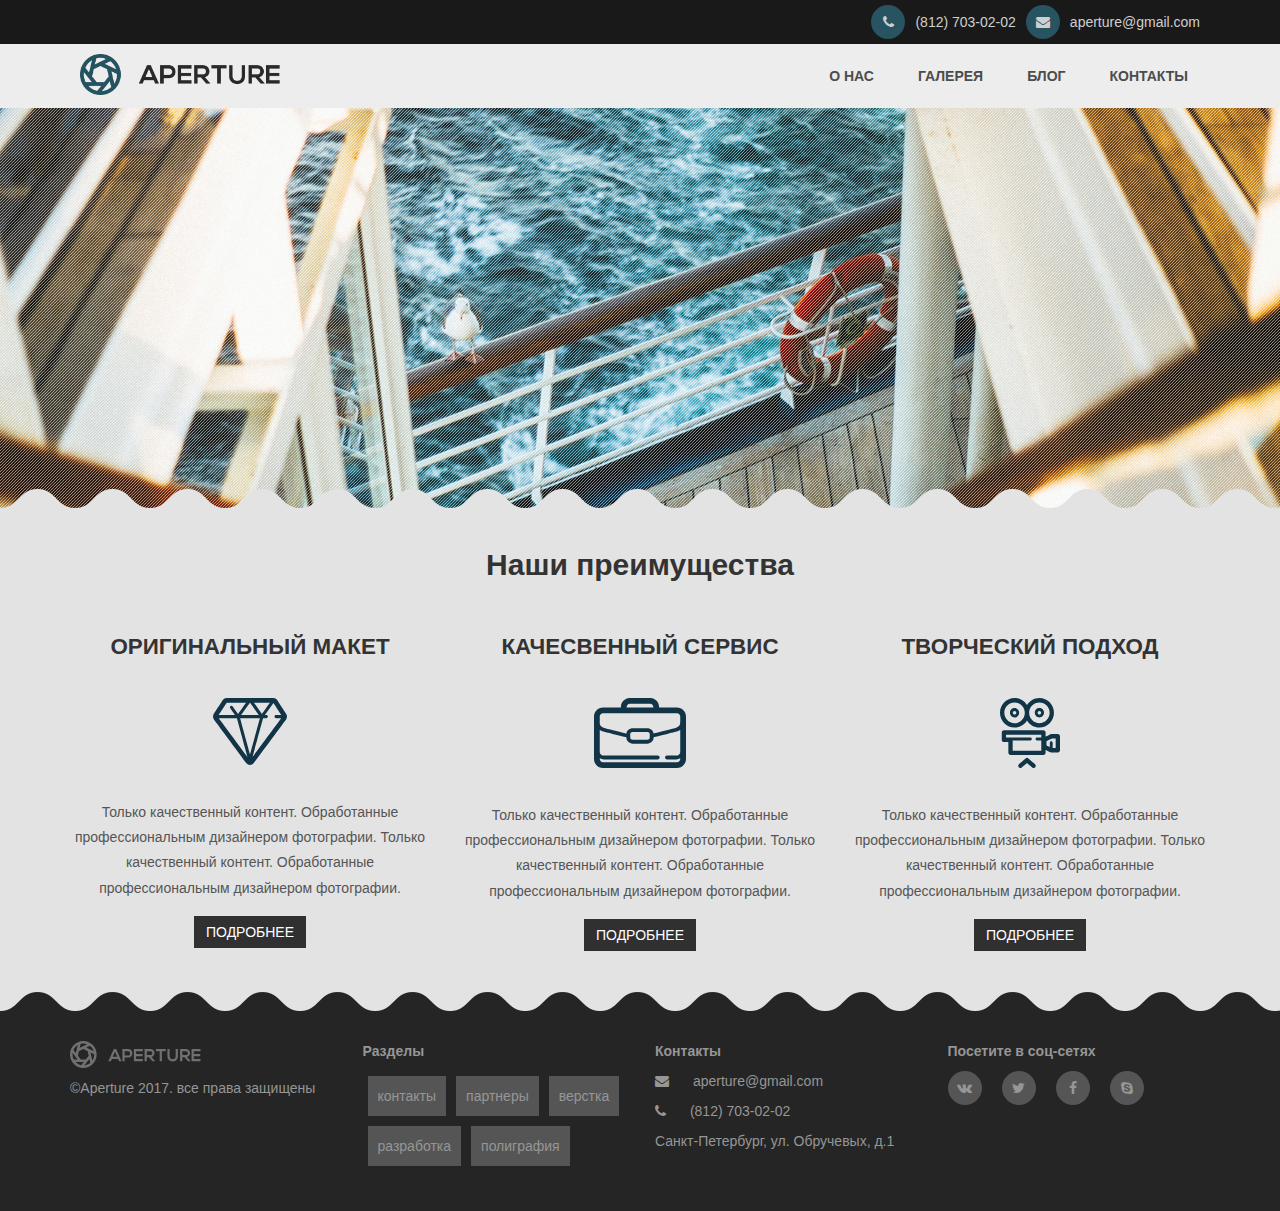
<file: aperture_site/index.html>
<!DOCTYPE html>
<html lang="ru">
<head>
    <meta charset="UTF-8">
    <link rel="stylesheet" href="css/comand.css">
    <link rel="stylesheet" href="css/index.css">
    <title>Главная</title>
</head>
<body class="index">
    <header>
        <div class="header-top">
            <div class="container">
                <div class="contacts_block">
                    <i class="fa fa-envelope"></i>
                    <span>aperture@gmail.com</span>
                </div>
                <div class="contacts_block">
                    <i class="fa fa-phone"></i>
                    <span>(812) 703-02-02</span>
                </div>
            </div>
        </div>
        
        <div class="header-bottom">
            <div class="container">
                <a href="index.html" class="main_logo"><img src="img/logo.png" alt="aperture logo"></a>
                <ul class="main_nav">
                    <li><i class="fa fa-navicon"></i></li>
                    <li><a href="about.html">О нас</a></li>
                    <li><a href="galery.html">Галерея</a></li>
                    <li><a href="blog.html">Блог</a></li>
                    <li><a href="contacts">Контакты</a></li>
                </ul>
            </div>
        </div>
        
    </header>
    
    <div class="slide">
        <div class="slide_pattern"></div>
        <div class="white_waves"></div>
    </div>
    
    <main>
        <h2>Наши преимущества</h2>
        <div class="container">
            <div class="row">
                <div class="col-md-4 advance_block">
                    <span>Оригинальный макет</span>
                    <img src="img/diamond.svg" alt="diamond">
                    <p>Только качественный контент. Обработанные профессиональным дизайнером фотографии. Только качественный контент. Обработанные профессиональным дизайнером фотографии.</p>
                    <a href="#" class="btn btn-primary">Подробнее</a>
                </div>
                <div class="col-md-4 advance_block">
                    <span>Качесвенный сервис</span>
                    <img src="img/suitcase.svg" alt="diamond">
                    <p>Только качественный контент. Обработанные профессиональным дизайнером фотографии. Только качественный контент. Обработанные профессиональным дизайнером фотографии.</p>
                    <a href="#" class="btn btn-primary">Подробнее</a>
                </div>
                <div class="col-md-4 advance_block">
                    <span>Творческий подход</span>
                    <img src="img/c_camera.svg" alt="diamond">
                    <p>Только качественный контент. Обработанные профессиональным дизайнером фотографии. Только качественный контент. Обработанные профессиональным дизайнером фотографии.</p>
                    <a href="#" class="btn btn-primary">Подробнее</a>
                </div>
                </div>
        </div>
    </main>
    
    <footer>
        <div class="waves"></div>
        <div class="footer_block">
            <div class="container">
                <div class="row">
                    <div class="col-md-3 fot_logo">
                        <img src="img/Logo.svg" alt="logo">
                        <p>&copy;Aperture 2017. все права защищены</p>
                    </div>
                    <div class="col-md-3">
                        <p class="fot_title">Разделы</p>
                        <ul class="tags clear">
                            <li><a href="">контакты</a></li>
                            <li><a href="">партнеры</a></li>
                            <li><a href="">верстка</a></li>
                            <li><a href="">разработка</a></li>
                            <li><a href="">полиграфия</a></li>
                        </ul>
                    </div>
                    <div class="col-md-3 fot_contacts">
                        <p class="fot_title">Контакты</p>
                        <p><i class="fa fa-envelope"></i>
                        <span>aperture@gmail.com</span></p>
                        <p><i class="fa fa-phone"></i>
                        <span>(812) 703-02-02</span></p>
                        <p><span>Санкт-Петербург, ул. Обручевых, д.1</span></p>
                    </div>
                    <div class="col-md-3 fot_social clear">
                        <p class="fot_title">Посетите в соц-сетях</p>
                        <i class="fa fa-vk"></i>
                        <i class="fa fa-twitter"></i>
                        <i class="fa fa-facebook"></i>
                        <i class="fa fa-skype"></i>
                    </div>
                </div>
            </div>
        </div>
    </footer>
</body>
</html>
</file>
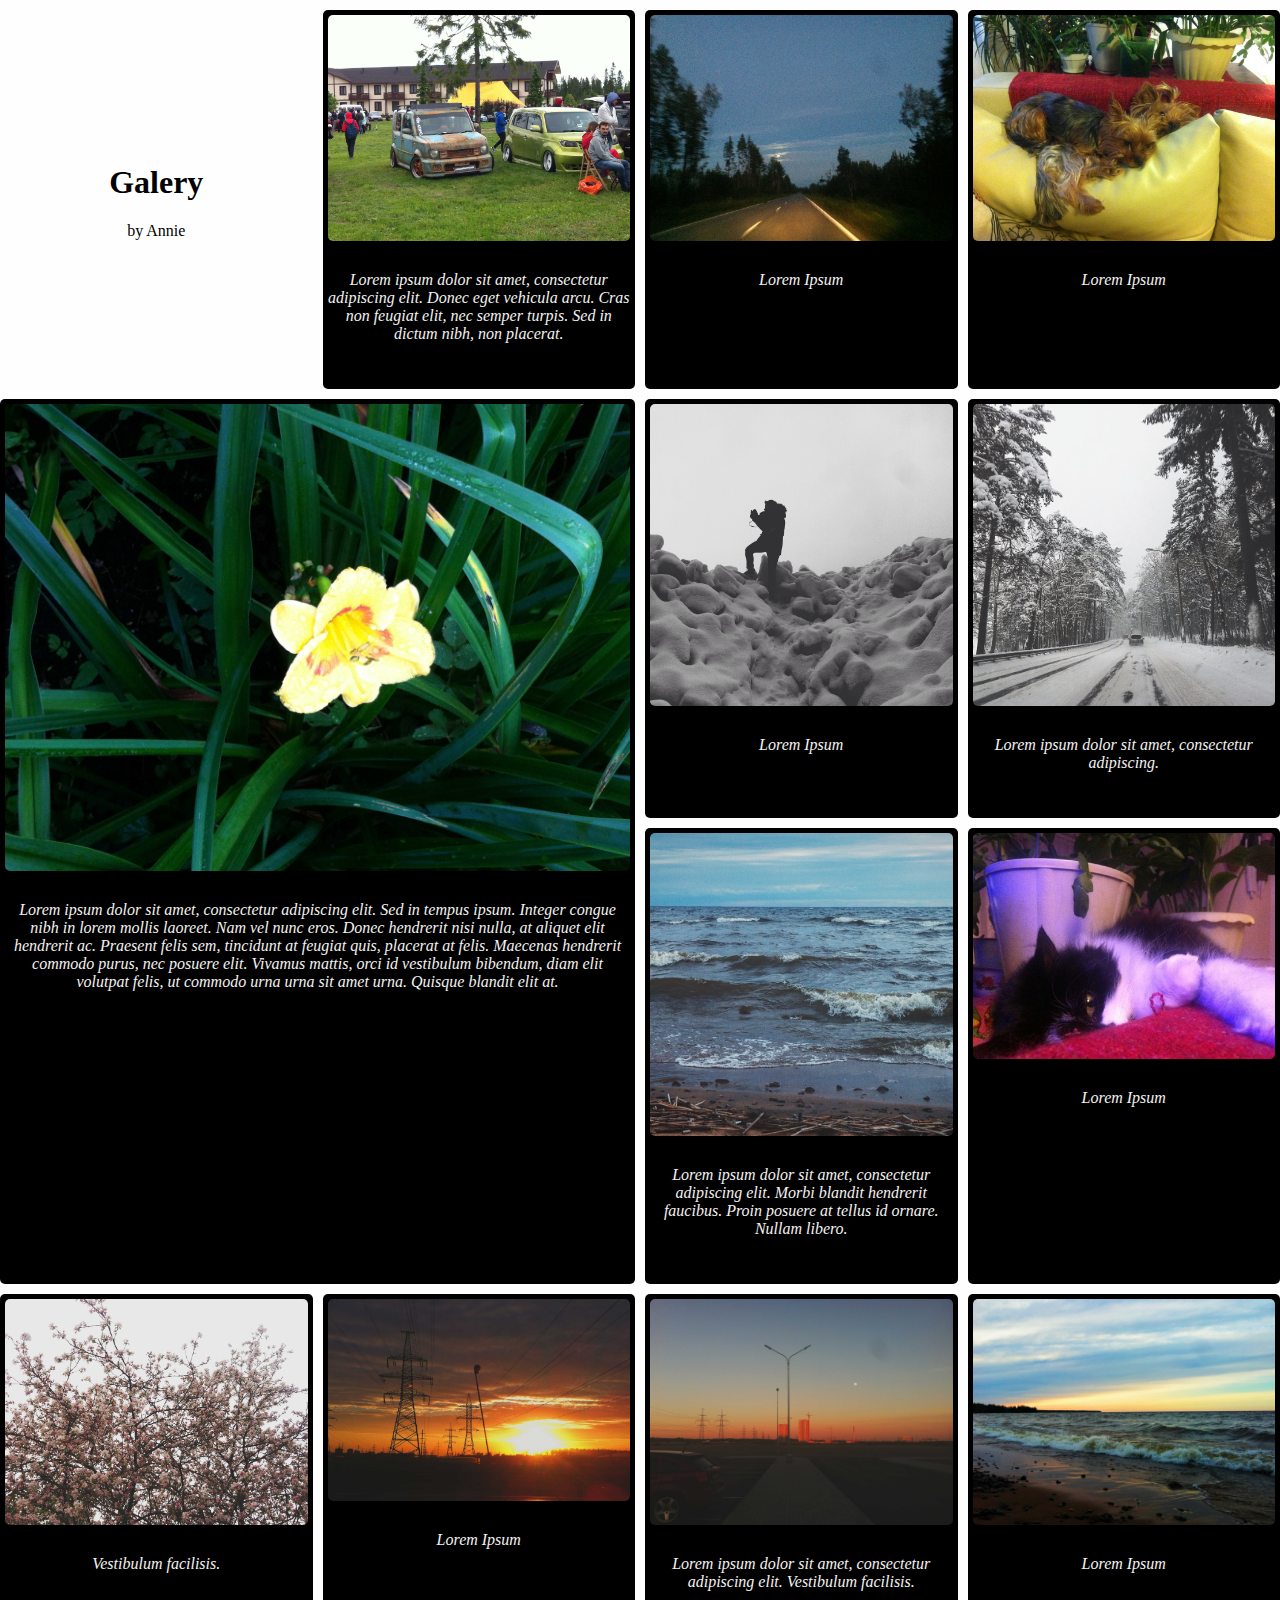
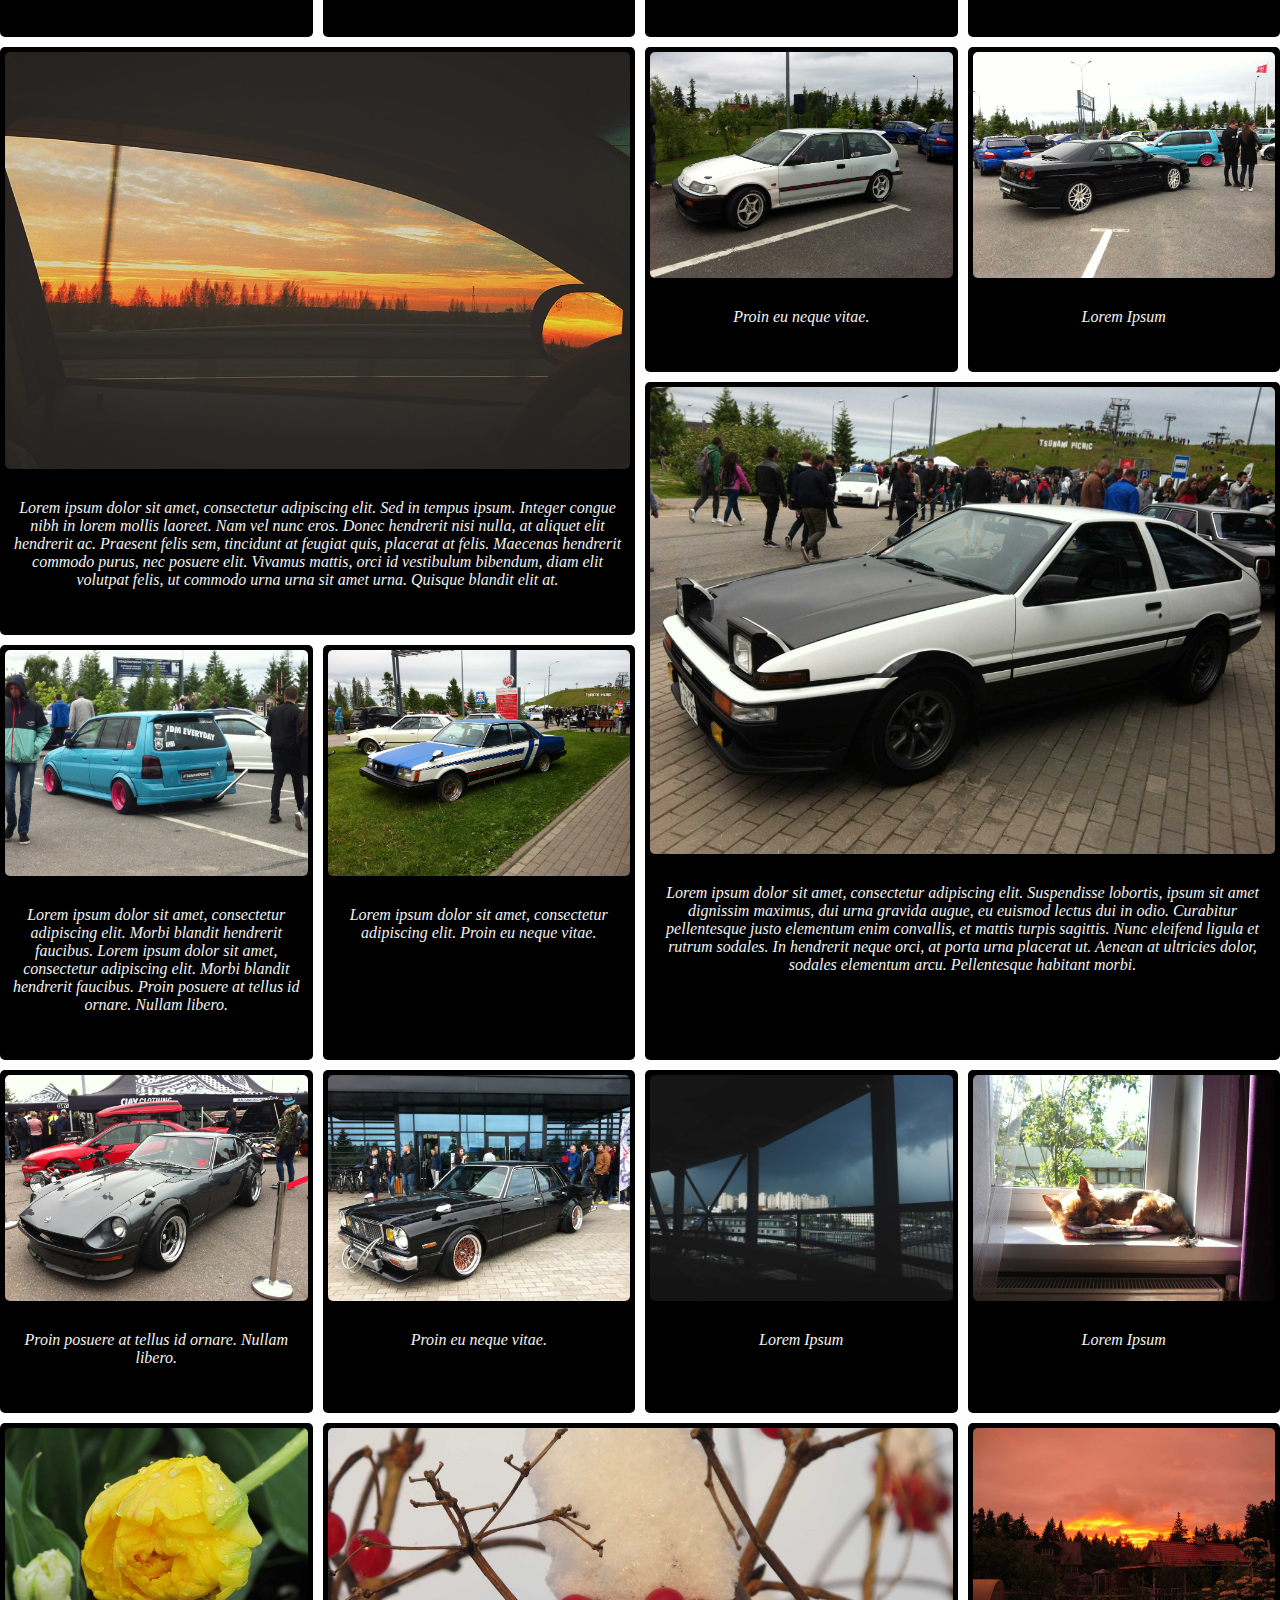
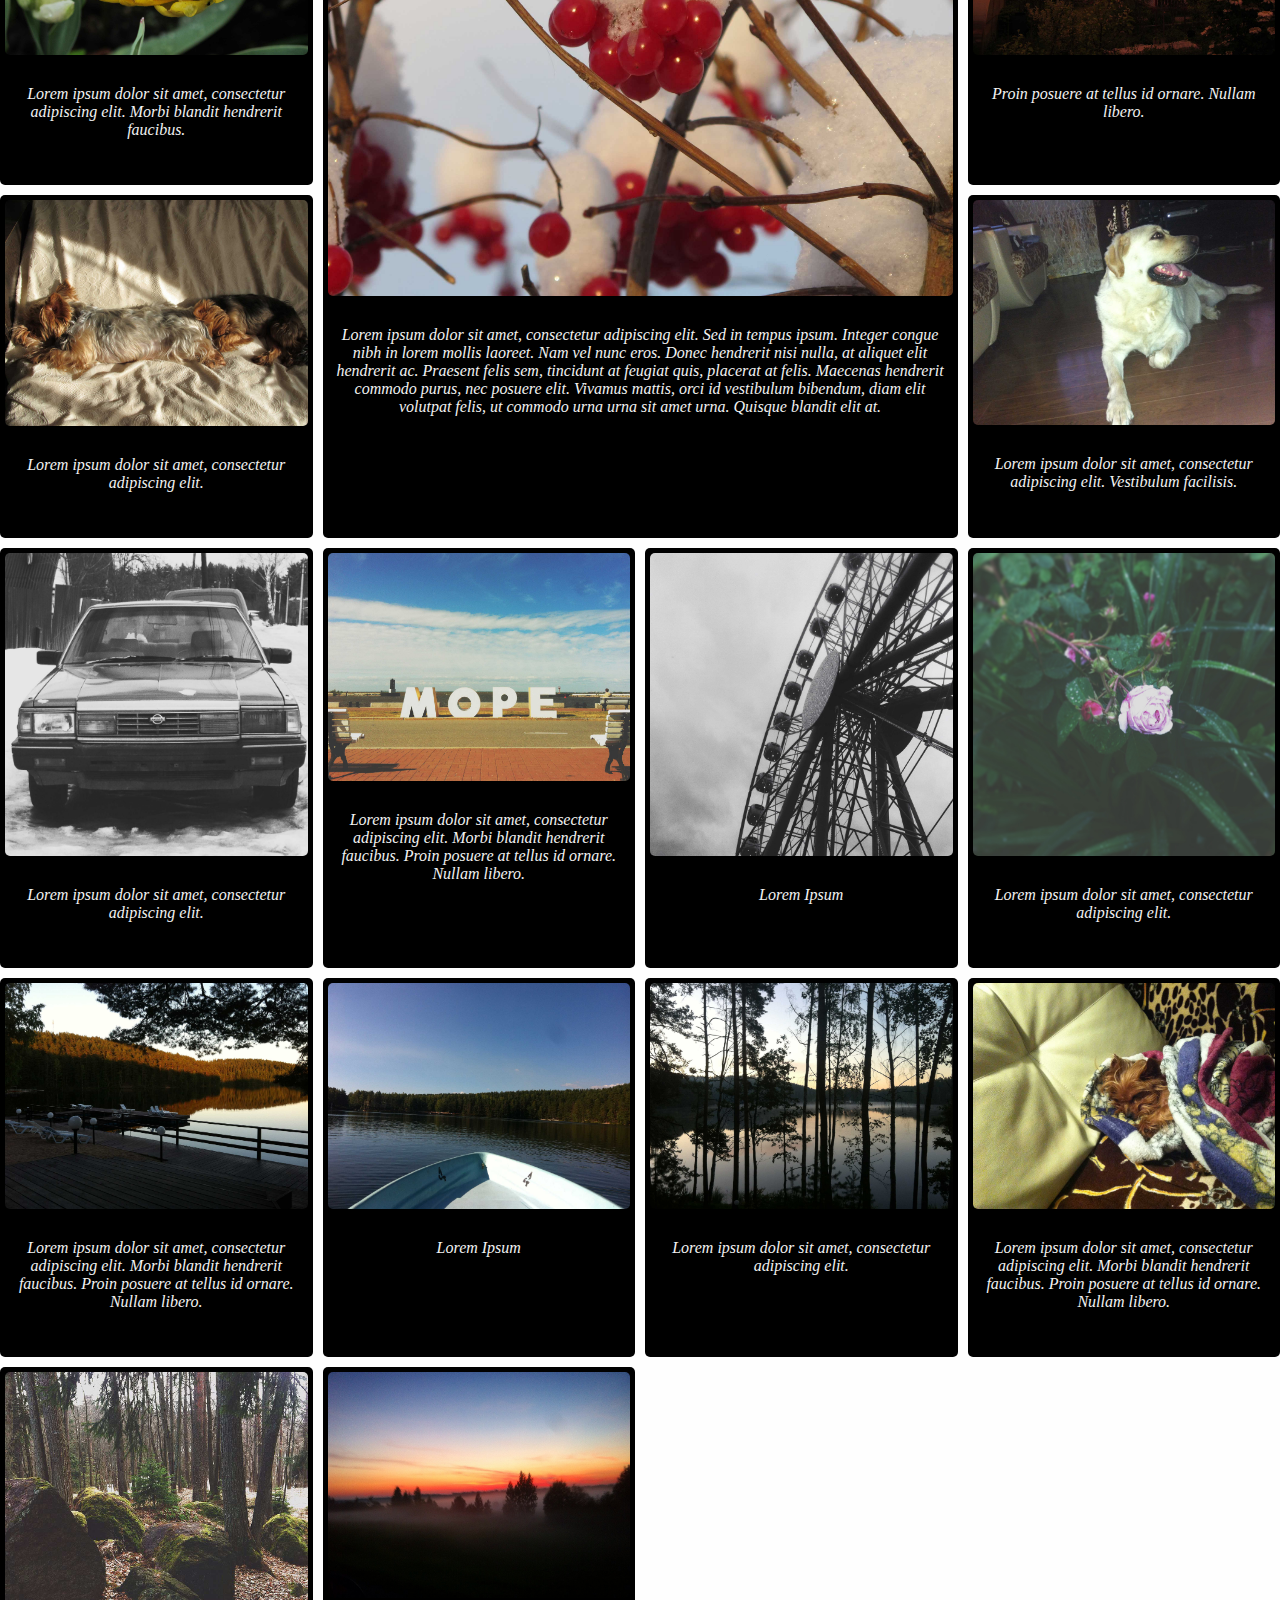
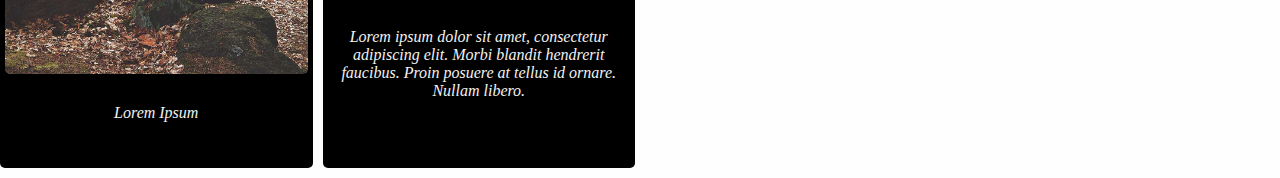
<file: css-grid/index.html>
<!doctype html>
<html lang="en">
<head>
    <meta charset="UTF-8">
    <meta name="viewport"
          content="width=device-width, user-scalable=no, initial-scale=1.0, maximum-scale=1.0, minimum-scale=1.0">
    <meta http-equiv="X-UA-Compatible" content="ie=edge">
    <script src="js/jquery-3.2.1.min.js" defer></script>
    <script src="js/app.js" defer></script>
    <link rel="stylesheet" href="css/style.css">
    <title>GRID</title>
</head>
<body>


<header>
    <h1>Galery</h1>
    <p>by Annie</p>
</header>

<div class="block"><img src="img/im(1).JPG" alt=""><p>Lorem ipsum dolor sit amet, consectetur adipiscing elit. Donec eget vehicula arcu. Cras non feugiat elit, nec semper turpis. Sed in dictum nibh, non placerat.</p></div>
<div class="block"><img src="img/im(2).JPG" alt=""><p>Lorem Ipsum</p></div>
<div class="block big1"><img src="img/im(3).JPG" alt=""><p>Lorem ipsum dolor sit amet, consectetur adipiscing elit. Sed in tempus ipsum. Integer congue nibh in lorem mollis laoreet. Nam vel nunc eros. Donec hendrerit nisi nulla, at aliquet elit hendrerit ac. Praesent felis sem, tincidunt at feugiat quis, placerat at felis. Maecenas hendrerit commodo purus, nec posuere elit. Vivamus mattis, orci id vestibulum bibendum, diam elit volutpat felis, ut commodo urna urna sit amet urna. Quisque blandit elit at.</p></div>
<div class="block"><img src="img/im(4).JPG" alt=""><p>Lorem Ipsum</p></div>
<div class="block"><img src="img/im(5).JPG" alt=""><p>Lorem Ipsum</p></div>
<div class="block"><img src="img/im(6).JPG" alt=""><p>Lorem ipsum dolor sit amet, consectetur adipiscing.</p></div>
<div class="block"><img src="img/im(7).JPG" alt=""><p>Lorem ipsum dolor sit amet, consectetur adipiscing elit. Morbi blandit hendrerit faucibus. Proin posuere at tellus id ornare. Nullam libero.</p></div>
<div class="block"><img src="img/im(8).JPG" alt=""><p>Lorem Ipsum</p></div>
<div class="block"><img src="img/im(9).JPG" alt=""><p>Vestibulum facilisis.</p></div>
<div class="block"><img src="img/im(10).JPG" alt=""><p>Lorem Ipsum</p></div>
<div class="block big2"><img src="img/im(11).JPG" alt=""><p>Lorem ipsum dolor sit amet, consectetur adipiscing elit. Sed in tempus ipsum. Integer congue nibh in lorem mollis laoreet. Nam vel nunc eros. Donec hendrerit nisi nulla, at aliquet elit hendrerit ac. Praesent felis sem, tincidunt at feugiat quis, placerat at felis. Maecenas hendrerit commodo purus, nec posuere elit. Vivamus mattis, orci id vestibulum bibendum, diam elit volutpat felis, ut commodo urna urna sit amet urna. Quisque blandit elit at.</p></div>
<div class="block"><img src="img/im(12).JPG" alt=""><p>Lorem ipsum dolor sit amet, consectetur adipiscing elit. Vestibulum facilisis.</p></div>
<div class="block"><img src="img/im(13).JPG" alt=""><p>Lorem Ipsum</p></div>
<div class="block"><img src="img/im(14).JPG" alt=""><p>Proin eu neque vitae.</p></div>
<div class="block"><img src="img/im(15).JPG" alt=""><p>Lorem Ipsum</p></div>
<div class="block"><img src="img/im(16).JPG" alt=""><p>Lorem ipsum dolor sit amet, consectetur adipiscing elit. Morbi blandit hendrerit faucibus. Lorem ipsum dolor sit amet, consectetur adipiscing elit. Morbi blandit hendrerit faucibus. Proin posuere at tellus id ornare. Nullam libero.</p></div>
<div class="block"><img src="img/im(17).JPG" alt=""><p>Lorem ipsum dolor sit amet, consectetur adipiscing elit. Proin eu neque vitae.</p></div>
<div class="block big4"><img src="img/im(18).JPG" alt=""><p>Lorem ipsum dolor sit amet, consectetur adipiscing elit. Suspendisse lobortis, ipsum sit amet dignissim maximus, dui urna gravida augue, eu euismod lectus dui in odio. Curabitur pellentesque justo elementum enim convallis, et mattis turpis sagittis. Nunc eleifend ligula et rutrum sodales. In hendrerit neque orci, at porta urna placerat ut. Aenean at ultricies dolor, sodales elementum arcu. Pellentesque habitant morbi.</p></div>
<div class="block"><img src="img/im(19).JPG" alt=""><p>Proin posuere at tellus id ornare. Nullam libero.</p></div>
<div class="block"><img src="img/im(20).JPG" alt=""><p>Proin eu neque vitae.</p></div>
<div class="block"><img src="img/im(21).JPG" alt=""><p>Lorem Ipsum</p></div>
<div class="block"><img src="img/im(22).JPG" alt=""><p>Lorem Ipsum</p></div>
<div class="block"><img src="img/im(23).JPG" alt=""><p>Lorem ipsum dolor sit amet, consectetur adipiscing elit. Morbi blandit hendrerit faucibus.</p></div>
<div class="block"><img src="img/im(24).JPG" alt=""><p>Proin posuere at tellus id ornare. Nullam libero.</p></div>
<div class="block big3"><img src="img/im(25).JPG" alt=""><p>Lorem ipsum dolor sit amet, consectetur adipiscing elit. Sed in tempus ipsum. Integer congue nibh in lorem mollis laoreet. Nam vel nunc eros. Donec hendrerit nisi nulla, at aliquet elit hendrerit ac. Praesent felis sem, tincidunt at feugiat quis, placerat at felis. Maecenas hendrerit commodo purus, nec posuere elit. Vivamus mattis, orci id vestibulum bibendum, diam elit volutpat felis, ut commodo urna urna sit amet urna. Quisque blandit elit at.</p></div>
<div class="block"><img src="img/im(26).JPG" alt=""><p>Lorem ipsum dolor sit amet, consectetur adipiscing elit.</p></div>
<div class="block"><img src="img/im(27).JPG" alt=""><p>Lorem ipsum dolor sit amet, consectetur adipiscing elit. Vestibulum facilisis.</p></div>
<div class="block"><img src="img/im(28).JPG" alt=""><p>Lorem ipsum dolor sit amet, consectetur adipiscing elit.</p></div>
<div class="block"><img src="img/im(29).JPG" alt=""><p>Lorem ipsum dolor sit amet, consectetur adipiscing elit. Morbi blandit hendrerit faucibus. Proin posuere at tellus id ornare. Nullam libero.</p></div>
<div class="block"><img src="img/im(30).JPG" alt=""><p>Lorem Ipsum</p></div>
<div class="block"><img src="img/im(31).JPG" alt=""><p>Lorem ipsum dolor sit amet, consectetur adipiscing elit.</p></div>
<div class="block"><img src="img/im(32).JPG" alt=""><p>Lorem ipsum dolor sit amet, consectetur adipiscing elit. Morbi blandit hendrerit faucibus. Proin posuere at tellus id ornare. Nullam libero.</p></div>
<div class="block"><img src="img/im(33).JPG" alt=""><p>Lorem Ipsum</p></div>
<div class="block"><img src="img/im(34).JPG" alt=""><p>Lorem ipsum dolor sit amet, consectetur adipiscing elit.</p></div>
<div class="block"><img src="img/im(35).JPG" alt=""><p>Lorem ipsum dolor sit amet, consectetur adipiscing elit. Morbi blandit hendrerit faucibus. Proin posuere at tellus id ornare. Nullam libero.</p></div>
<div class="block"><img src="img/im(36).JPG" alt=""><p>Lorem Ipsum</p></div>
<div class="block"><img src="img/im(37).JPG" alt=""><p>Lorem ipsum dolor sit amet, consectetur adipiscing elit. Morbi blandit hendrerit faucibus. Proin posuere at tellus id ornare. Nullam libero.</p></div>

<div class="fade">
    <div class="fade-show-img"></div>
</div>

</body>
</html>
</file>
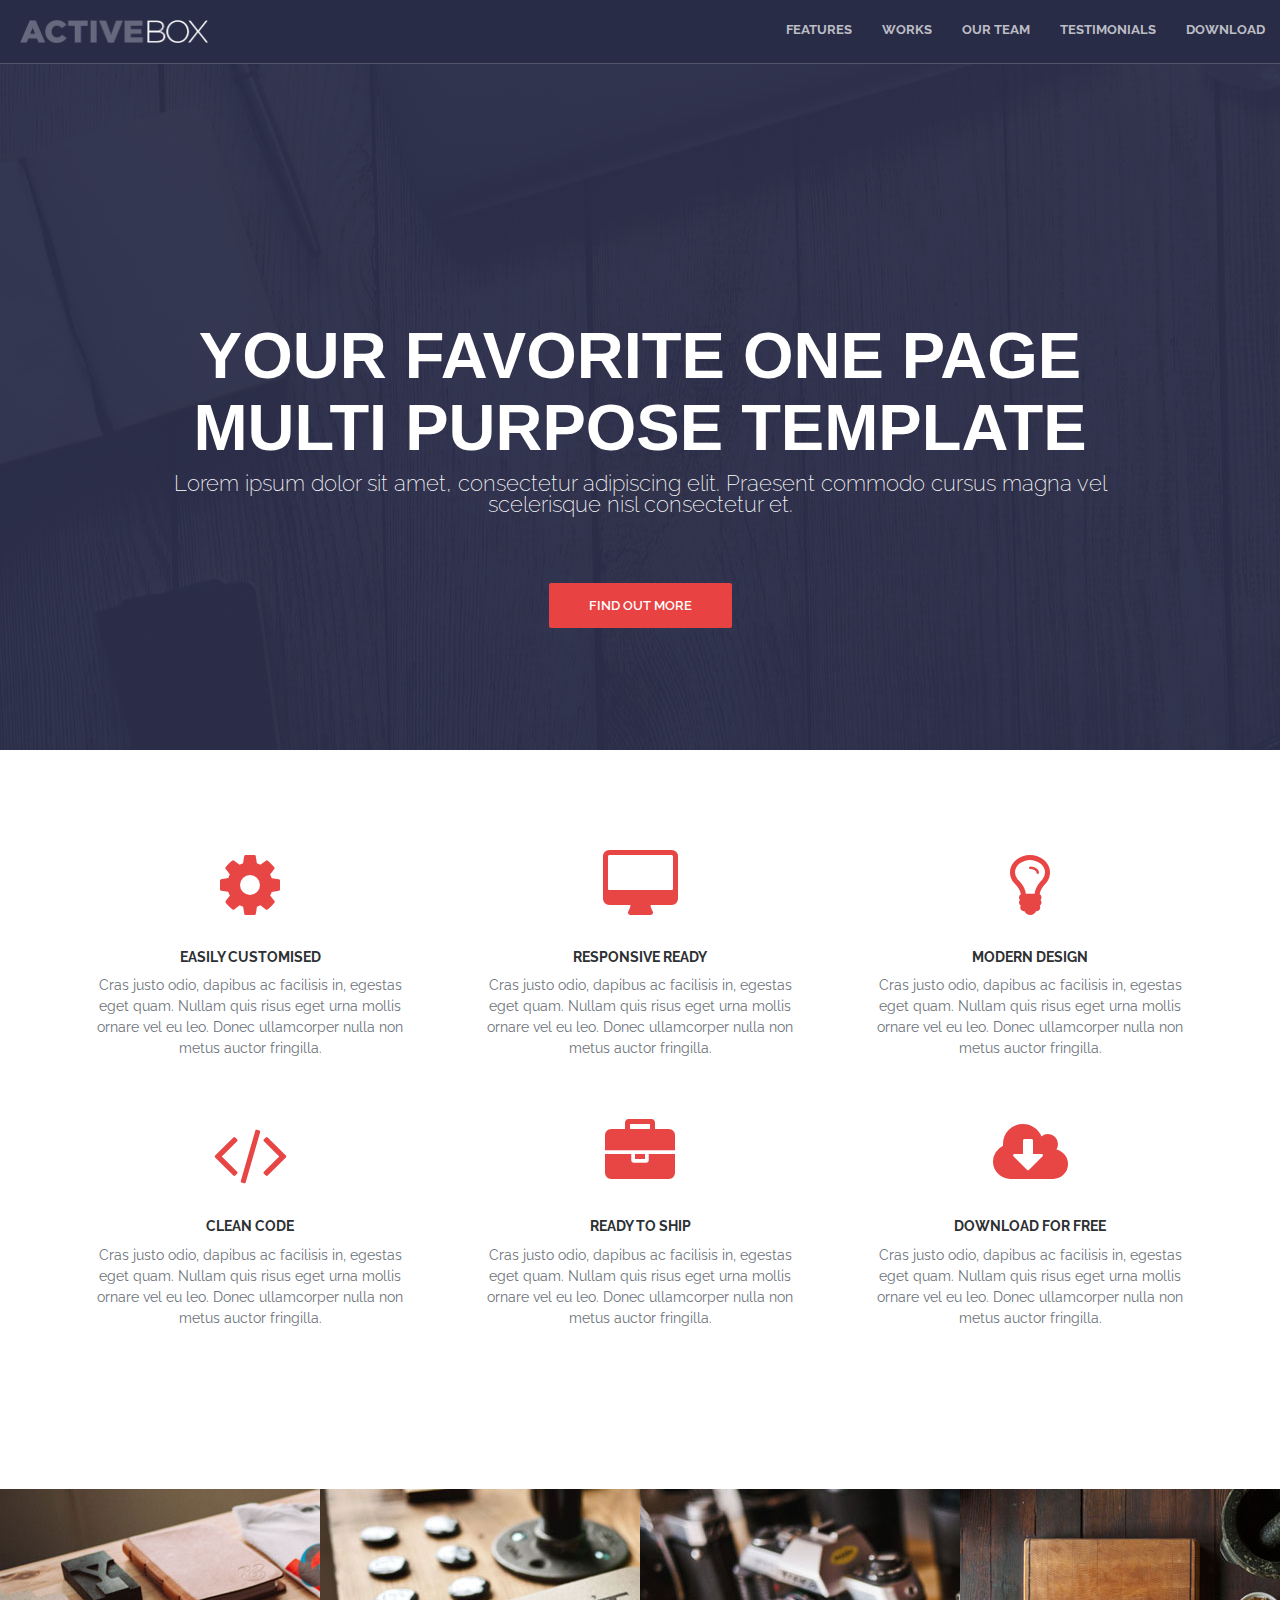
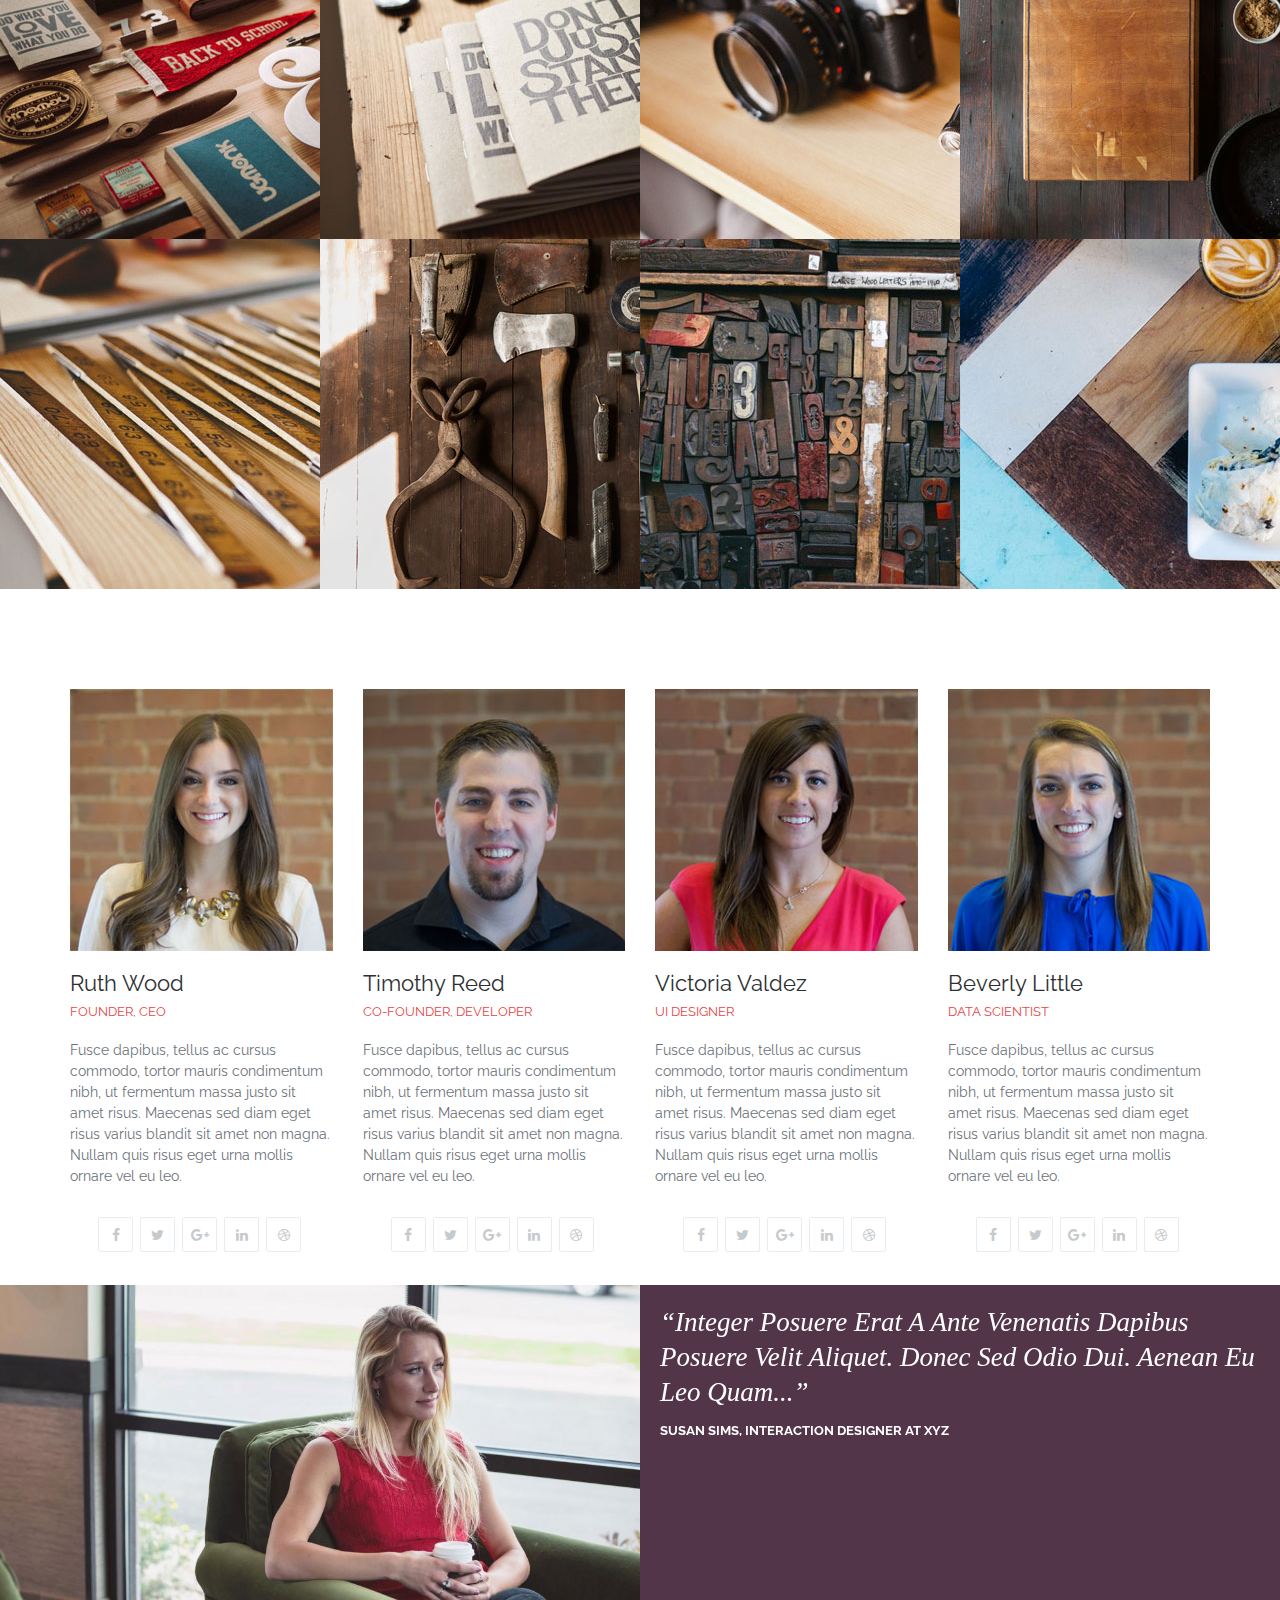
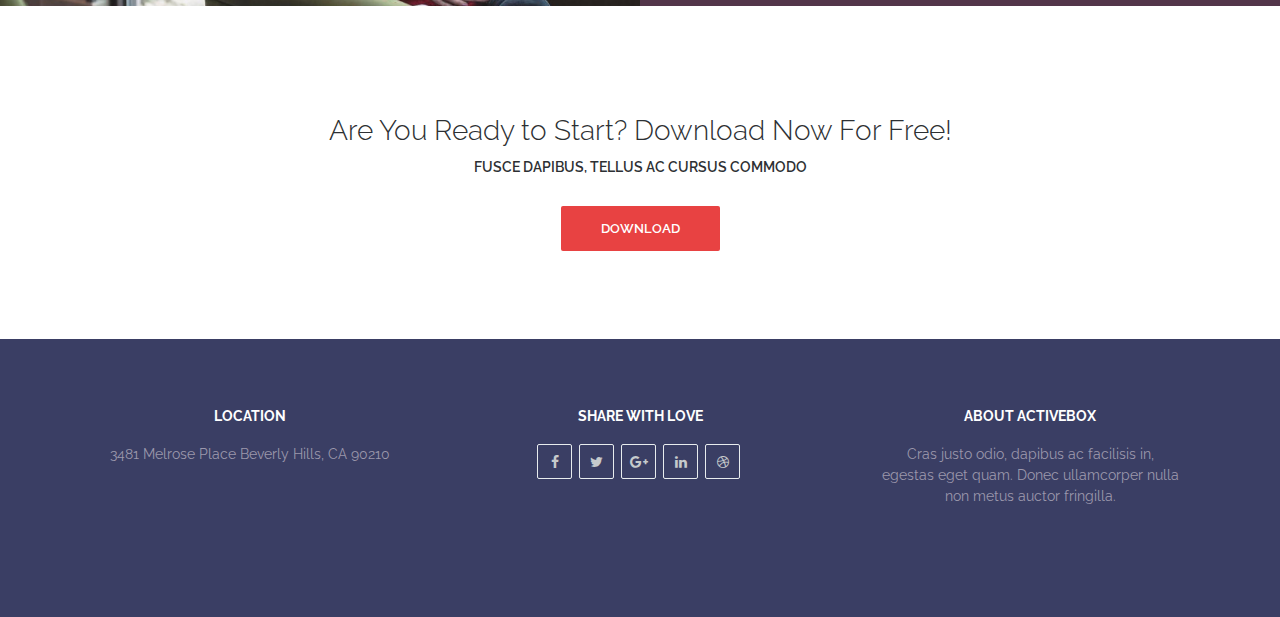
<file: landing2/index.html>
<!doctype html>
<html lang="en">
<head>
    <meta charset="UTF-8">
    <meta name="viewport"
          content="width=device-width, user-scalable=no, initial-scale=1.0, maximum-scale=1.0, minimum-scale=1.0">
    <meta http-equiv="X-UA-Compatible" content="ie=edge">
    <script src="js/jquery-3.2.1.min.js" defer></script>
    <script src="js/responsiveslides.min.js" defer></script>
    <script src="js/jquery.viewport.min.js" defer></script>
    <script src="js/app.js" defer></script>
    <link rel="stylesheet" href="font-awesome/css/font-awesome.min.css">
    <link rel="stylesheet" href="css/animate.css">
    <link rel="stylesheet" href="css/bootstrap.min.css">
    <link rel="stylesheet" href="css/style.css">
    <title>Snow</title>
</head>
<body>
<header id="header">

    <div class="header-top">

        <div class="header-logo"><a href="#header"><img src="img/logo@2x.png" alt="snow"></a></div>
        <div class="header-menu">
            <nav class="navbar navbar-default">
                <ul class="nav navbar-nav">
                    <li><a href="#features">Features</a></li>
                    <li><a href="#works">Works</a></li>
                    <li><a href="#ourteam">Our Team</a></li>
                    <li><a href="#testimonials">Testimonials</a></li>
                    <li><a href="#download">Download</a></li>
                </ul>
            </nav>
        </div>

        <div class="header-small-menu">
            <button class="menu-btn"><span class="fa fa-bars"></span></button>
        </div>
    </div>

    <div class="container">
        <div class="row">
        <div class="row">
            <div class="header-intro text-center">
                <div class="col-md-10 col-md-offset-1">
                    <h1>Your favorite one page multi purpose template</h1>
                    <p>Lorem ipsum dolor sit amet, consectetur adipiscing elit. Praesent commodo cursus magna vel
                        scelerisque nisl consectetur et. </p>
                    <a href="#"> Find Out More</a>
                </div>
            </div>
        </div>
    </div>
    </div>

</header>

<div class="features text-center showfade" id="features">
    <div class="container">
        <div class="row">
            <div class="col-sm-6 col-md-4">
                <div class="feature-item">
                    <span class="fa fa-cog fa-5x"></span>
                    <h3>Easily Customised</h3>
                    <p>Cras justo odio, dapibus ac facilisis in, egestas eget quam. Nullam quis risus eget urna mollis
                        ornare vel eu leo. Donec ullamcorper nulla non metus auctor fringilla.</p>
                </div>
            </div>
            <div class="col-sm-6 col-md-4">
                <div class="feature-item">
                    <span class="fa fa-desktop fa-5x"></span>
                    <h3>Responsive Ready</h3>
                    <p>Cras justo odio, dapibus ac facilisis in, egestas eget quam. Nullam quis risus eget urna mollis
                        ornare vel eu leo. Donec ullamcorper nulla non metus auctor fringilla.</p>
                </div>
            </div>
            <div class="col-sm-6 col-md-4">
                <div class="feature-item">
                    <span class="fa fa-lightbulb-o fa-5x"></span>
                    <h3>Modern Design</h3>
                    <p>Cras justo odio, dapibus ac facilisis in, egestas eget quam. Nullam quis risus eget urna mollis
                        ornare vel eu leo. Donec ullamcorper nulla non metus auctor fringilla.</p>
                </div>
            </div>
            <div class="col-sm-6 col-md-4">
                <div class="feature-item">
                    <span class="fa fa-code fa-5x"></span>
                    <h3>Clean Code</h3>
                    <p>Cras justo odio, dapibus ac facilisis in, egestas eget quam. Nullam quis risus eget urna mollis
                        ornare vel eu leo. Donec ullamcorper nulla non metus auctor fringilla.</p>
                </div>
            </div>
            <div class="col-sm-6 col-md-4">
                <div class="feature-item">
                    <span class="fa fa-briefcase fa-5x"></span>
                    <h3>Ready To Ship</h3>
                    <p>Cras justo odio, dapibus ac facilisis in, egestas eget quam. Nullam quis risus eget urna mollis
                        ornare vel eu leo. Donec ullamcorper nulla non metus auctor fringilla.</p>
                </div>
            </div>
            <div class="col-sm-6 col-md-4">
                <div class="feature-item">
                    <span class="fa fa-cloud-download fa-5x"></span>
                    <h3>Download For Free</h3>
                    <p>Cras justo odio, dapibus ac facilisis in, egestas eget quam. Nullam quis risus eget urna mollis
                        ornare vel eu leo. Donec ullamcorper nulla non metus auctor fringilla.</p>
                </div>
            </div>
        </div>
    </div>
</div>

<div class="works showfade" id="works">
    <div class="container-fluid">
        <div class="row">
            <div class="col-sm-6 col-md-6 col-lg-3">
                <a href="img/work-1.jpg">
                <div class="works-item">
                    <img src="img/work-1.jpg" alt="work">
                    <div class="works-item-content">
                        <h3>Project name</h3>
                        <p>Website Design</p>
                    </div>
                </div>
                </a>
            </div>
            <div class="col-sm-6 col-md-6 col-lg-3">
                <a href="img/work-2.jpg">
                <div class="works-item">
                    <img src="img/work-2.jpg" alt="work">
                    <div class="works-item-content">
                        <h3>Project name</h3>
                        <p>Website Design</p>
                    </div>
                </div>
                </a>
            </div>
            <div class="col-sm-6 col-md-6 col-lg-3">
                <a href="img/work-3.jpg">
                <div class="works-item"><img src="img/work-3.jpg" alt="work">
                    <div class="works-item-content">
                        <h3>Project name</h3>
                        <p>Website Design</p>
                    </div>
                </div>
                </a>
            </div>
            <div class="col-sm-6 col-md-6 col-lg-3">
                <a href="img/work-4.jpg">
                <div class="works-item"><img src="img/work-4.jpg" alt="work">
                    <div class="works-item-content">
                        <h3>Project name</h3>
                        <p>Website Design</p>
                    </div>
                </div>
                </a>
            </div>
            <div class="col-sm-6 col-md-6 col-lg-3">
                <a href="img/work-5.jpg">
                    <div class="works-item">
                        <img src="img/work-5.jpg" alt="work">
                        <div class="works-item-content">
                            <h3>Project name</h3>
                            <p>Website Design</p>
                        </div>
                    </div>
                </a>
            </div>
            <div class="col-sm-6 col-md-6 col-lg-3">
                <a href="img/work-6.jpg">
                <div class="works-item">
                    <img src="img/work-6.jpg" alt="work">
                    <div class="works-item-content">
                        <h3>Project name</h3>
                        <p>Website Design</p>
                    </div>
                </div>
                </a>
            </div>
            <div class="col-sm-6 col-md-6 col-lg-3">
                <a href="img/work-7.jpg">
                <div class="works-item">
                    <img src="img/work-7.jpg" alt="work">
                    <div class="works-item-content">
                        <h3>Project name</h3>
                        <p>Website Design</p>
                    </div>
                </div>
                </a>
            </div>
            <div class="col-sm-6 col-md-6 col-lg-3">
                <a href="img/work-8.jpg">
                <div class="works-item">
                    <img src="img/work-8.jpg" alt="work">
                    <div class="works-item-content">
                        <h3>Project name</h3>
                        <p>Website Design</p>
                    </div>
                </div>
                </a>
            </div>
        </div>
    </div>
</div>

<div class="team showfade" id="ourteam">
    <div class="container">
        <div class="row">
            <div class="col-sm-6 col-md-3">
                <div class="team-item ">
                    <img src="img/team-1.jpg" alt="team">
                    <h3>Ruth Wood</h3>
                    <h4>FOUNDER, CEO</h4>
                    <p>Fusce dapibus, tellus ac cursus commodo, tortor mauris condimentum nibh, ut fermentum massa
                        justo sit amet risus. Maecenas sed diam eget risus varius blandit sit amet non magna.
                        Nullam quis risus eget urna mollis ornare vel eu leo.</p>
                    <div class="team-item-social">
                        <a href="#"><span class="fa fa-facebook"></span></a>
                        <a href="#"><span class="fa fa-twitter"></span></a>
                        <a href="#"><span class="fa fa-google-plus"></span></a>
                        <a href="#"><span class="fa fa-linkedin"></span></a>
                        <a href="#"><span class="fa fa-dribbble"></span></a>
                    </div>
                </div>
            </div>
            <div class="col-sm-6 col-md-3">
                <div class="team-item">
                    <img src="img/team-2.jpg" alt="team">
                    <h3>Timothy Reed</h3>
                    <h4>CO-FOUNDER, DEVELOPER</h4>
                    <p>Fusce dapibus, tellus ac cursus commodo, tortor mauris condimentum nibh, ut fermentum massa
                        justo sit amet risus. Maecenas sed diam eget risus varius blandit sit amet non magna.
                        Nullam quis risus eget urna mollis ornare vel eu leo.</p>
                    <div class="team-item-social">
                        <a href="#"><span class="fa fa-facebook"></span></a>
                        <a href="#"><span class="fa fa-twitter"></span></a>
                        <a href="#"><span class="fa fa-google-plus"></span></a>
                        <a href="#"><span class="fa fa-linkedin"></span></a>
                        <a href="#"><span class="fa fa-dribbble"></span></a>
                    </div>
                </div>
            </div>
            <div class="col-sm-6 col-md-3">
                <div class="team-item">
                    <img src="img/team-3.jpg" alt="team">
                    <h3>Victoria Valdez</h3>
                    <h4>UI DESIGNER</h4>
                    <p>Fusce dapibus, tellus ac cursus commodo, tortor mauris condimentum nibh, ut fermentum massa
                        justo sit amet risus. Maecenas sed diam eget risus varius blandit sit amet non magna.
                        Nullam quis risus eget urna mollis ornare vel eu leo.</p>
                    <div class="team-item-social">
                        <a href="#"><span class="fa fa-facebook"></span></a>
                        <a href="#"><span class="fa fa-twitter"></span></a>
                        <a href="#"><span class="fa fa-google-plus"></span></a>
                        <a href="#"><span class="fa fa-linkedin"></span></a>
                        <a href="#"><span class="fa fa-dribbble"></span></a>
                    </div>
                </div>
            </div>
            <div class="col-sm-6 col-md-3">
                <div class="team-item">
                    <img src="img/team-4.jpg" alt="team">
                    <h3>Beverly Little</h3>
                    <h4>DATA SCIENTIST</h4>
                    <p>Fusce dapibus, tellus ac cursus commodo, tortor mauris condimentum nibh, ut fermentum massa
                        justo sit amet risus. Maecenas sed diam eget risus varius blandit sit amet non magna.
                        Nullam quis risus eget urna mollis ornare vel eu leo.</p>
                    <div class="team-item-social">
                        <a href="#"><span class="fa fa-facebook"></span></a>
                        <a href="#"><span class="fa fa-twitter"></span></a>
                        <a href="#"><span class="fa fa-google-plus"></span></a>
                        <a href="#"><span class="fa fa-linkedin"></span></a>
                        <a href="#"><span class="fa fa-dribbble"></span></a>
                    </div>
                </div>
            </div>
        </div>
    </div>
</div>

<div class="testimonials showfade" id="testimonials">
    <div class="container-fluid">
        <div class="row">
        <ul class="rslides">
            <li>
                <div class="testimonials-item">
                    <div class="col-sm-6">
                        <img src="img/testimonial-1.jpg" alt="photo">
                    </div>
                    <div class="col-sm-6">
                        <div class="testimonials-item-content">
                            <p><q>Integer posuere erat a ante venenatis dapibus posuere velit aliquet.
                            Donec sed odio dui. Aenean eu leo quam...</q></p>
                            <p>Susan Sims, Interaction Designer At Xyz</p>
                        </div>
                    </div>
                </div>
            </li>
            <li>
                <div class="testimonials-item">
                    <div class="col-sm-6">
                        <img src="img/testimonial-2.jpg" alt="photo">
                    </div>
                    <div class="col-sm-6">
                        <div class="testimonials-item-content">
                            <p><q>Cras mattis consectetur purus sit amet fermentum. Donec sed odio dui.
                            Aenean lacinia bibendum nulla sed consectetur....</q></p>
                            <p>Susan Sims, Interaction Designer At Xyz</p>
                        </div>
                    </div>
                </div>
            </li>
        </ul>
        </div>
    </div>
</div>

<div class="download text-center showfade" id="download">
    <div class="container">
        <div class="row">
            <div class="col-md-offset-2 col-md-8">
                <h4>Are You Ready to Start? Download Now For Free!</h4>
                <p>Fusce Dapibus, Tellus Ac Cursus Commodo</p>
                <a href="#">Download</a>
            </div>
        </div>
    </div>
</div>

<footer class="text-center">
    <div class="container">
        <div class="row">
            <div class="col-sm-4">
                <div class="footer-item">
                    <h4>Location</h4>
                    <p>3481 Melrose Place
                        Beverly Hills, CA 90210</p>
                </div>
            </div>
            <div class="col-sm-4">
                <div class="footer-item">
                    <h4>Share with Love</h4>
                    <div class="footer-social">
                        <a href="#"><span class="fa fa-facebook"></span></a>
                        <a href="#"><span class="fa fa-twitter"></span></a>
                        <a href="#"><span class="fa fa-google-plus"></span></a>
                        <a href="#"><span class="fa fa-linkedin"></span></a>
                        <a href="#"><span class="fa fa-dribbble"></span></a>
                    </div>
                </div>
            </div>
            <div class="col-sm-4">
                <div class="footer-item">
                    <h4>About Activebox</h4>
                    <p>Cras justo odio, dapibus ac facilisis in, egestas eget quam. Donec ullamcorper nulla non
                        metus auctor fringilla.</p>
                </div>
            </div>
        </div>
    </div>
</footer>

</body>
</html>
</file>
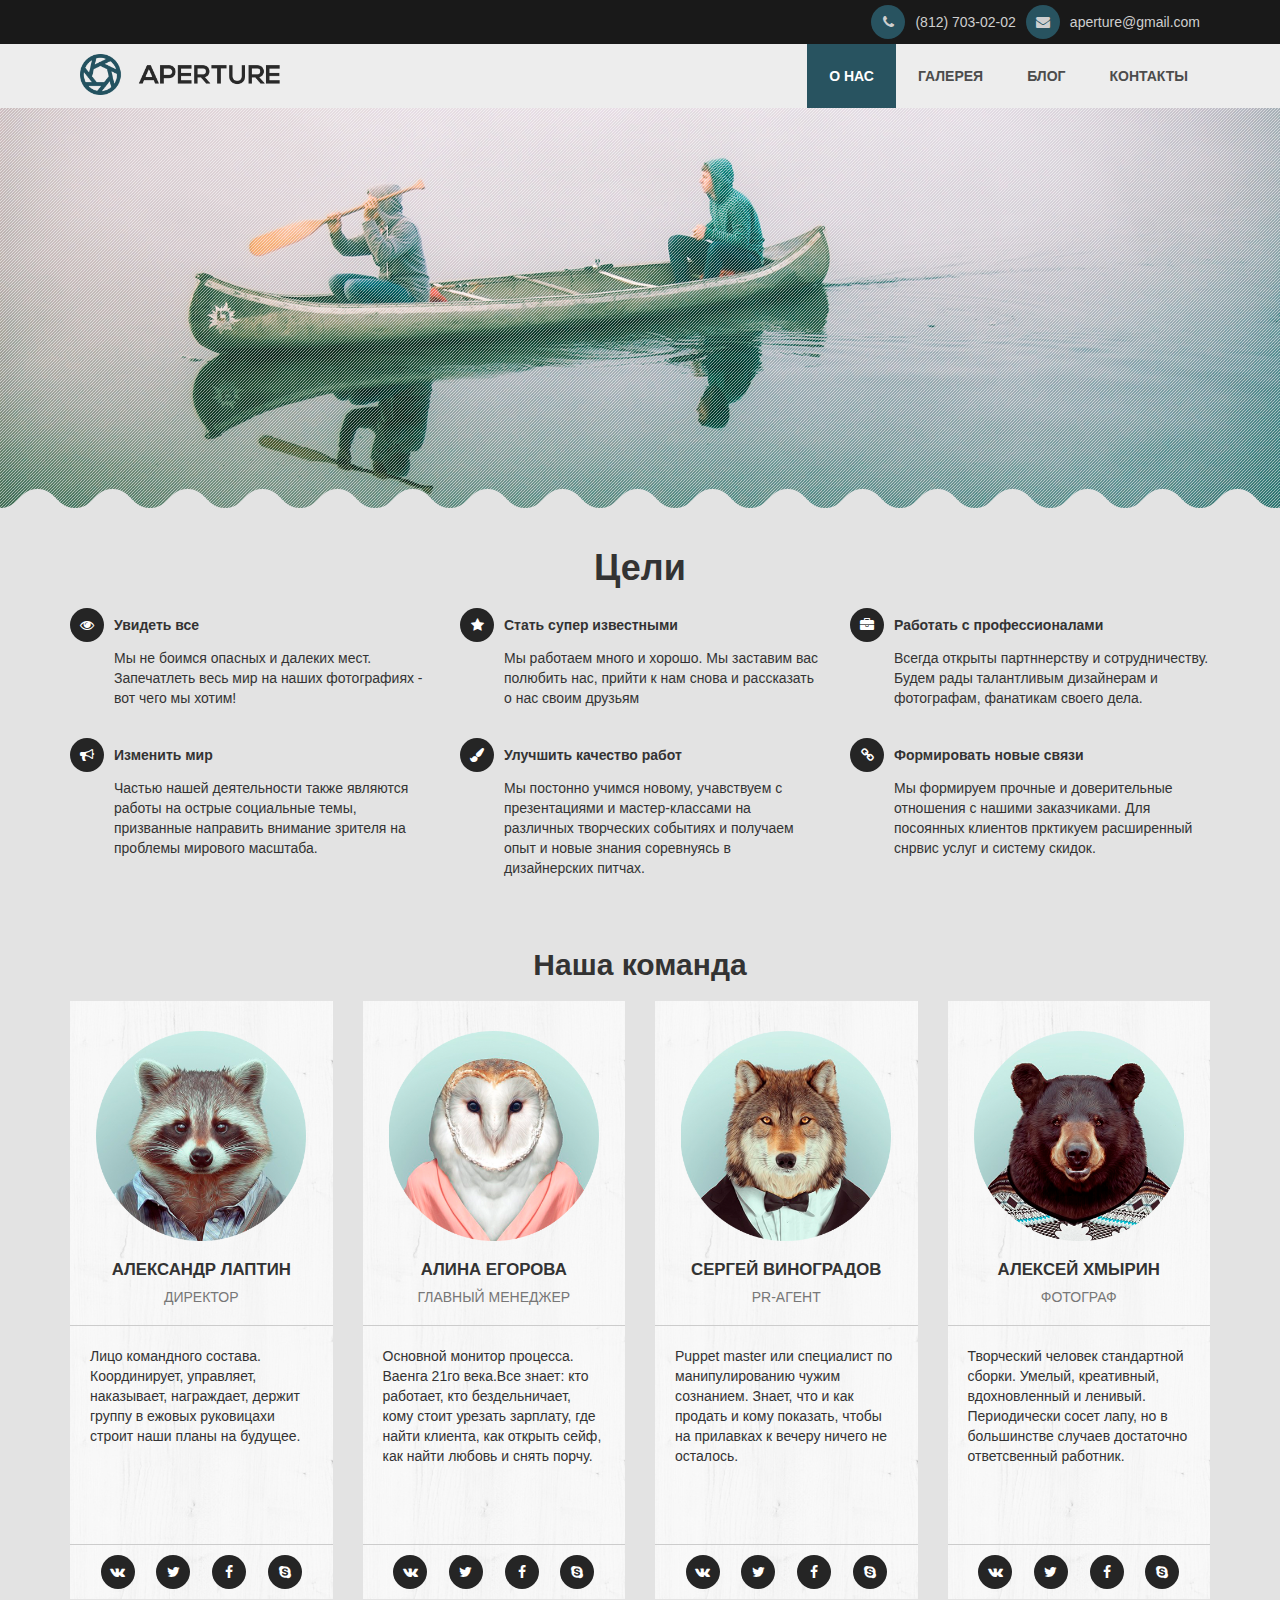
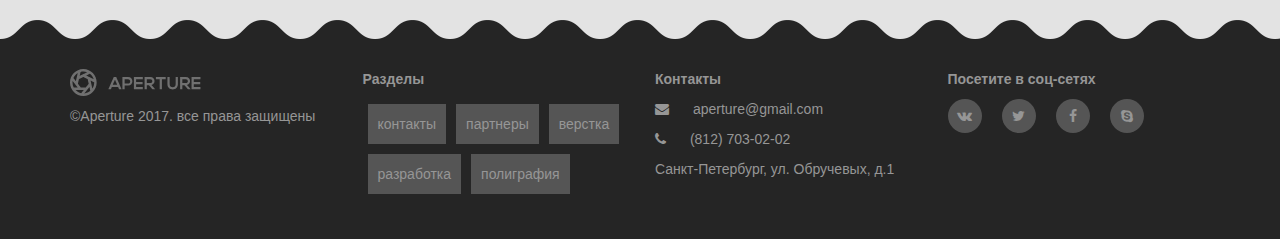
<file: aperture_site/about.html>
<!DOCTYPE html>
<html lang="ru">
<head>
    <meta charset="UTF-8">
    <link rel="stylesheet" href="css/comand.css">
    <link rel="stylesheet" href="css/about.css">
    <title>О нас</title>
</head>
<body class="about">
	<header>
        <div class="header-top">
            <div class="container">
                <div class="contacts_block">
                    <i class="fa fa-envelope"></i>
                    <span>aperture@gmail.com</span>
                </div>
                <div class="contacts_block">
                    <i class="fa fa-phone"></i>
                    <span>(812) 703-02-02</span>
                </div>
            </div>
        </div>
        
        <div class="header-bottom">
            <div class="container">
                <a href="index.html" class="main_logo"><img src="img/logo.png" alt="aperture logo"></a>
                <ul class="main_nav">
                    <li><i class="fa fa-navicon"></i></li>
                    <li><a href="about.html" class="current">О нас</a></li>
                    <li><a href="#">Галерея</a></li>
                    <li><a href="blog.html">Блог</a></li>
                    <li><a href="#">Контакты</a></li>
                </ul>
            </div>
		</div>   
    </header>
	<div class="slide">
        <div class="slide_pattern"></div>
        <div class="white_waves"></div>
    </div>
    
    
    
    <main>
    	<div class="container">
    		<div class="goals">
    		<h1>Цели</h1>
    		<div class="row">
				<div class="col-md-4 goal">
					<i class="fa fa-eye"></i>
					<h5>Увидеть все</h5>
					<p>Мы не боимся опасных и далеких мест. Запечатлеть весь мир на наших фотографиях - вот чего мы хотим!</p>
				</div>
				<div class="col-md-4 goal">
					<i class="fa fa-star"></i>
					<h5>Стать супер известными</h5>
					<p>Мы работаем много и хорошо. Мы заставим вас полюбить нас, прийти к нам снова и рассказать о нас своим друзьям</p>
				</div>
				<div class="col-md-4 goal">
					<i class="fa fa-briefcase"></i>
					<h5>Работать с профессионалами</h5>
					<p>Всегда открыты партннерству и сотрудничеству. Будем рады талантливым дизайнерам и фотографам, фанатикам своего дела. </p>
				</div>
				<div class="col-md-4 goal">
					<i class="fa fa-bullhorn"></i>
					<h5>Изменить мир</h5>
					<p>Частью нашей деятельности также являются работы на острые социальные темы, призванные направить внимание зрителя на проблемы мирового масштаба.</p>
				</div>
				<div class="col-md-4 goal">
					<i class="fa fa-paint-brush"></i>
					<h5>Улучшить качество работ</h5>
					<p>Мы постонно учимся новому, учавствуем с презентациями и мастер-классами на различных творческих событиях и получаем опыт и новые знания соревнуясь в дизайнерских питчах.</p>
				</div>
				<div class="col-md-4 goal">
					<i class="fa fa-link"></i>
					<h5>Формировать новые связи</h5>
					<p>Мы формируем прочные и доверительные отношения с нашими заказчиками. Для посоянных клиентов прктикуем расширенный снрвис услуг и систему скидок.</p>
				</div>
    		</div>
    		</div>
        </div>
        <h2>Наша команда</h2>
        <div class="container">
    	
    		<div class="team">
    		<div class="row">
    			<div class="col-md-3 col-sm-6 col-xs-12 ">
    			<div class="block_profile">
    				<img src="img/about/raccoon.png" alt="">
    				<h3>Александр Лаптин</h3>
    				<h4>Директор</h4>
    				<p>Лицо командного состава. Координирует, управляет, наказывает, награждает, держит группу в ежовых руковицахи строит наши планы на будущее.</p>
    				<div class="profile_social">
						<a href=""><i class="fa fa-vk"></i></a>
						<a href=""><i class="fa fa-twitter"></i></a>
						<a href=""><i class="fa fa-facebook"></i></a>
						<a href=""><i class="fa fa-skype"></i></a>
                   <div class="clearfix"></div>
    				</div>
    				</div>
    			</div>
    			<div class="col-md-3 col-sm-6 col-xs-12 ">
    			<div class="block_profile">
    				<img src="img/about/owl.png" alt="">
    				<h3>Алина Егорова</h3>
    				<h4>Главный менеджер</h4>
    				<p>Основной монитор процесса. Ваенга 21го века.Все знает: кто работает, кто бездельничает, кому стоит урезать зарплату, где найти клиента, как открыть сейф, как найти любовь и снять порчу.</p>
    			<div class="profile_social">
						<a href=""><i class="fa fa-vk"></i></a>
						<a href=""><i class="fa fa-twitter"></i></a>
						<a href=""><i class="fa fa-facebook"></i></a>
						<a href=""><i class="fa fa-skype"></i></a>
                   <div class="clearfix"></div>
    				</div>
                    </div>
    			</div>
    			<div class="col-md-3 col-sm-6 col-xs-12 ">
    			<div class="block_profile">
    				<img src="img/about/wolf.png" alt="">
    				<h3>Сергей Виноградов</h3>
    				<h4>PR-агент</h4>
    				<p>Puppet master или специалист по манипулированию чужим сознанием. Знает, что и как продать и кому показать, чтобы на прилавках к вечеру ничего не осталось.</p>
    				<div class="profile_social">
						<a href=""><i class="fa fa-vk"></i></a>
						<a href=""><i class="fa fa-twitter"></i></a>
						<a href=""><i class="fa fa-facebook"></i></a>
						<a href=""><i class="fa fa-skype"></i></a>
                   <div class="clearfix"></div>
    				</div>
                    </div>
    			</div>
    			<div class="col-md-3 col-sm-6 col-xs-12 ">
    			<div class="block_profile">
    				<img src="img/about/bear.png" alt="">
    				<h3>Алексей Хмырин</h3>
    				<h4>Фотограф</h4>
    				<p>Творческий человек стандартной сборки. Умелый, креативный, вдохновленный и ленивый. Периодически сосет лапу, но в большинстве случаев достаточно ответсвенный работник.</p>
    				<div class="profile_social">
						<a href=""><i class="fa fa-vk"></i></a>
						<a href=""><i class="fa fa-twitter"></i></a>
						<a href=""><i class="fa fa-facebook"></i></a>
						<a href=""><i class="fa fa-skype"></i></a>
                   <div class="clearfix"></div>
    				</div>
    			</div>
                </div>
			</div>
    	</div>
    	</div>
    </main>
    
    
    
    <footer>
        <div class="waves"></div>
        <div class="footer_block">
            <div class="container">
                <div class="row">
                    <div class="col-md-3 fot_logo">
                        <img src="img/Logo.svg" alt="logo">
                        <p>&copy;Aperture 2017. все права защищены</p>
                    </div>
                    <div class="col-md-3">
                        <p class="fot_title">Разделы</p>
                        <ul class="tags clear">
                            <li><a href="">контакты</a></li>
                            <li><a href="">партнеры</a></li>
                            <li><a href="">верстка</a></li>
                            <li><a href="">разработка</a></li>
                            <li><a href="">полиграфия</a></li>
                        </ul>
                    </div>
                    <div class="col-md-3 fot_contacts">
                        <p class="fot_title">Контакты</p>
                        <p><i class="fa fa-envelope"></i>
                        <span>aperture@gmail.com</span></p>
                        <p><i class="fa fa-phone"></i>
                        <span>(812) 703-02-02</span></p>
                        <p><span>Санкт-Петербург, ул. Обручевых, д.1</span></p>
                    </div>
                    <div class="col-md-3 fot_social clear">
                        <p class="fot_title">Посетите в соц-сетях</p>
                        <i class="fa fa-vk"></i>
                        <i class="fa fa-twitter"></i>
                        <i class="fa fa-facebook"></i>
                        <i class="fa fa-skype"></i>
                    </div>
                </div>
            </div>
        </div>
	</footer>
</body>
</html>
</file>
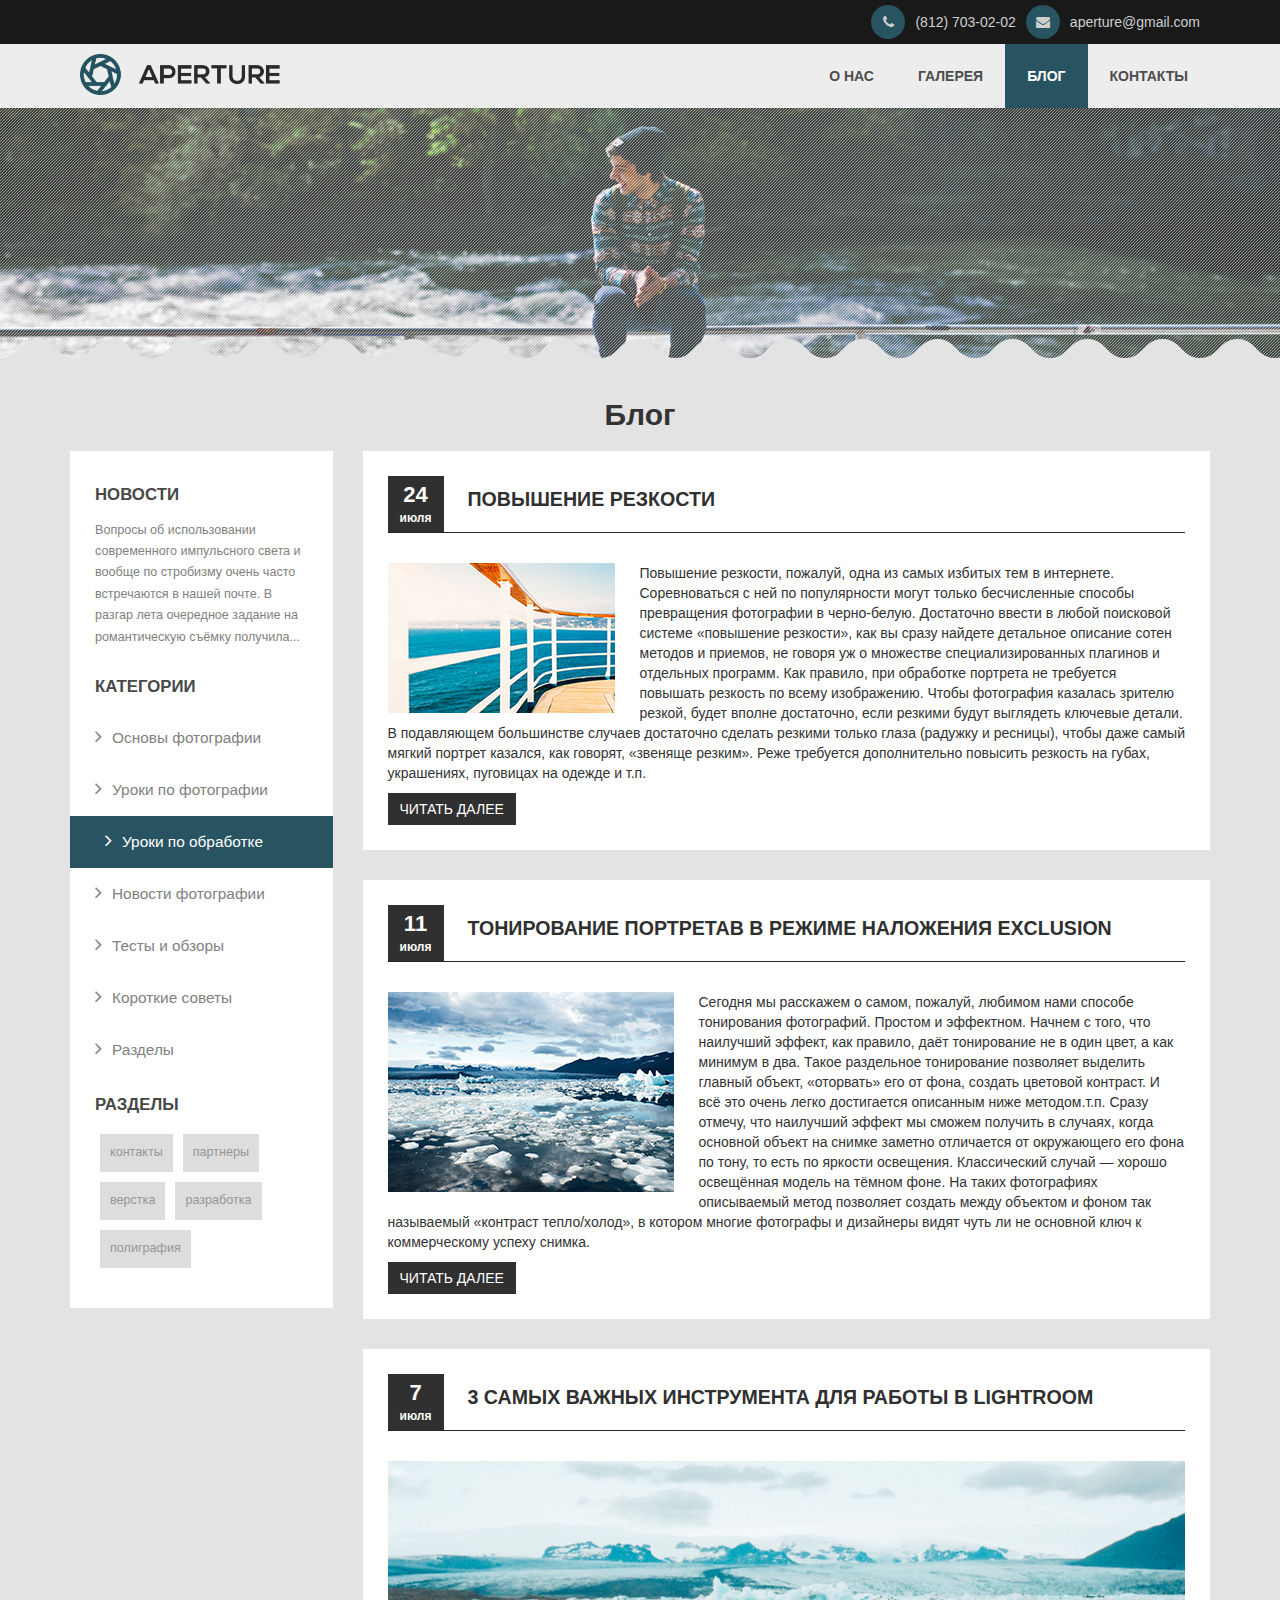
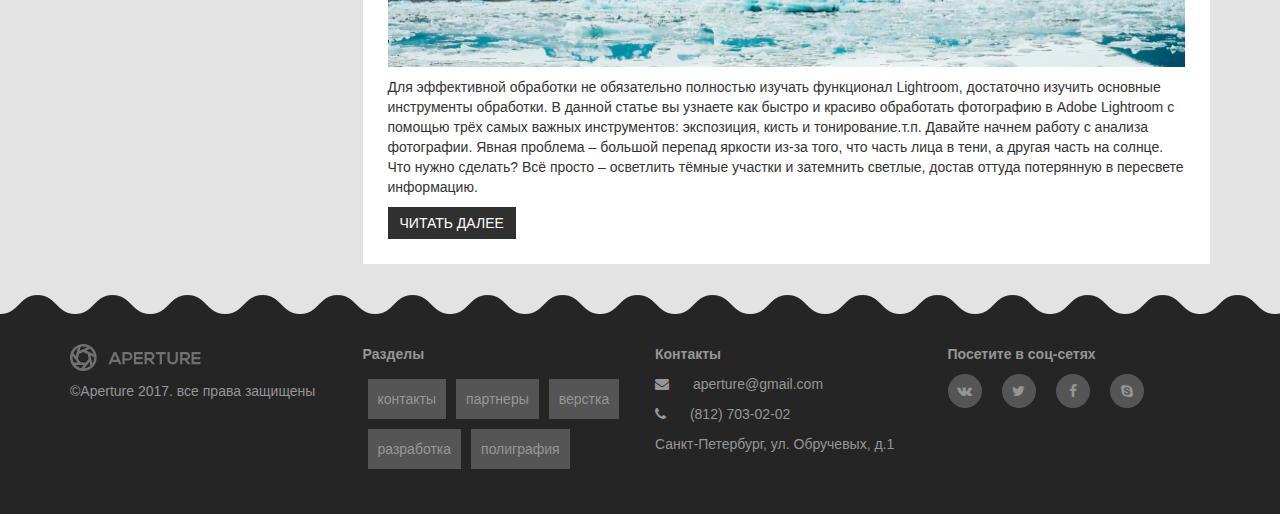
<file: aperture_site/blog.html>
<!DOCTYPE html>
<html lang="ru">
<head>
    <meta charset="UTF-8">
    <link rel="stylesheet" href="css/comand.css">
    <link rel="stylesheet" href="css/blog.css">
    <title>Блог</title>
</head>
<body class="blog">
    <header>
        <div class="header-top">
            <div class="container">
                <div class="contacts_block">
                    <i class="fa fa-envelope"></i>
                    <span>aperture@gmail.com</span>
                </div>
                <div class="contacts_block">
                    <i class="fa fa-phone"></i>
                    <span>(812) 703-02-02</span>
                </div>
            </div>
        </div>
        
        <div class="header-bottom">
            <div class="container">
                <a href="index.html" class="main_logo"><img src="img/logo.png" alt="aperture logo"></a>
                <ul class="main_nav">
                    <li><i class="fa fa-navicon"></i></li>
                    <li><a href="about.html" >О нас</a></li>
                    <li><a href="#">Галерея</a></li>
                    <li><a href="blog.html" class="current">Блог</a></li>
                    <li><a href="#">Контакты</a></li>
                </ul>
            </div>
        </div>     
    </header>
    
    <div class="slide">
        <div class="slide_pattern"></div>
        <div class="white_waves"></div>
    </div>
    
    <main>
    <h2>Блог</h2>
    <div class="container">
        <div class="row">
            <div class="col-md-3">
                <div class="sidebar">
                    <div class="news_bl">
                       <p class="title">Новости</p>
                        <p>Вопросы об использовании современного импульсного света и вообще по стробизму очень часто встречаются в нашей почте. В разгар лета очередное задание на романтическую съёмку получила...</p>
                    </div>
                    <div class="cat_bl">
                        <p class="title">Категории</p>
                        <ul>
                            <li><a href="#"><i class="fa fa-angle-right"></i>Основы фотографии </a></li>
                            <li><a href="#"><i class="fa fa-angle-right"></i>Уроки по фотографии</a></li>
                            <li><a href="#" class="current"><i class="fa fa-angle-right"></i>Уроки по обработке</a></li>
                            <li><a href="#"><i class="fa fa-angle-right"></i>Новости фотографии</a></li>
                            <li><a href="#"><i class="fa fa-angle-right"></i>Тесты и обзоры</a></li>
                            <li><a href="#"><i class="fa fa-angle-right"></i>Короткие советы</a></li>
                            <li><a href="#"><i class="fa fa-angle-right"></i>Разделы</a></li>
                        </ul>
                    </div>
                    <div class="tags_bl">
                        <p class="title">Разделы</p>
                        <ul class="tags clear">
                            <li><a href="#">контакты</a></li>
                            <li><a href="#">партнеры</a></li>
                            <li><a href="#">верстка</a></li>
                            <li><a href="#">разработка</a></li>
                            <li><a href="#">полиграфия</a></li>
                        </ul>
                    </div>
                </div>  
            </div>
                   
            <div class="col-md-9">
                <div class="blog_block">
                    <div class="inf clear">
                        <div class="date">
                            <div class="numb">24</div>
                            <div class="month">июля</div>
                        </div>
                        <p class="art_header">Повышение резкости</p>
                    </div>
                    <div class="text_area">
                        <img src="img/blog/img1.jpg" alt="">
                        <p>Повышение резкости, пожалуй, одна из самых избитых тем в интернете. Соревноваться с ней по популярности могут только бесчисленные способы превращения фотографии в черно-белую. Достаточно ввести в любой поисковой системе «повышение резкости», как вы сразу найдете детальное описание сотен методов и приемов, не говоря уж о множестве специализированных плагинов и отдельных программ. Как правило, при обработке портрета не требуется повышать резкость по всему изображению. Чтобы фотография казалась зрителю резкой, будет вполне достаточно, если резкими будут выглядеть ключевые детали. В подавляющем большинстве случаев достаточно сделать резкими только глаза (радужку и ресницы), чтобы даже самый мягкий портрет казался, как говорят, «звеняще резким». Реже требуется дополнительно повысить резкость на губах, украшениях, пуговицах на одежде и т.п.</p>
                    </div>
                    <a href="" class="btn btn-primary">Читать далее</a>
                </div>
                <div class="blog_block">
                    <div class="inf clear">
                        <div class="date">
                            <div class="numb">11</div>
                            <div class="month">июля</div>
                        </div>
                        <p class="art_header">Тонирование портретав в режиме наложения exclusion</p>
                    </div>
                    <div class="text_area">
                        <img src="img/blog/img2.jpg" alt="">
                        <p>Сегодня мы расскажем о самом, пожалуй, любимом нами способе тонирования фотографий. Простом и эффектном.

Начнем с того, что наилучший эффект, как правило, даёт тонирование не в один цвет, а как минимум в два. Такое раздельное тонирование позволяет выделить главный объект, «оторвать» его от фона, создать цветовой контраст. И всё это очень легко достигается описанным ниже методом.т.п.

Сразу отмечу, что наилучший эффект мы сможем получить в случаях, когда основной объект на снимке заметно отличается от окружающего его фона по тону, то есть по яркости освещения. Классический случай — хорошо освещённая модель на тёмном фоне. На таких фотографиях описываемый метод позволяет создать между объектом и фоном так называемый «контраст тепло/холод», в котором многие фотографы и дизайнеры видят чуть ли не основной ключ к коммерческому успеху снимка.</p>
                    </div>
                    <a href="" class="btn btn-primary">Читать далее</a>
                </div>
                <div class="blog_block">
                    <div class="inf clear">
                        <div class="date ">
                            <div class="numb">7</div>
                            <div class="month">июля</div>
                        </div>
                        <p class="art_header">3 самых важных инструмента для работы в lightroom</p>
                    </div>
                    <div class="text_area">
                        <img src="img/blog/img3.jpg" alt="">
                        <p>Для эффективной обработки не обязательно полностью изучать функционал Lightroom, достаточно изучить основные инструменты обработки. В данной статье вы узнаете как быстро и красиво обработать фотографию в Adobe Lightroom с помощью трёх самых важных инструментов: экспозиция, кисть и тонирование.т.п.

Давайте начнем работу с анализа фотографии. Явная проблема – большой перепад яркости из-за того, что часть лица в тени, а другая часть на солнце.

Что нужно сделать? Всё просто – осветлить тёмные участки и затемнить светлые, достав оттуда потерянную в пересвете информацию.</p>
                    </div>
                    <a href="" class="btn btn-primary">Читать далее</a>
                </div>
            </div>
        </div>  
    </div>
    
    
    </main>
    
    
    <footer>
        <div class="waves"></div>
        <div class="footer_block">
            <div class="container">
                <div class="row">
                    <div class="col-md-3 fot_logo">
                        <img src="img/Logo.svg" alt="logo">
                        <p>&copy;Aperture 2017. все права защищены</p>
                    </div>
                    <div class="col-md-3">
                        <p class="fot_title">Разделы</p>
                        <ul class="tags clear">
                            <li><a href="#">контакты</a></li>
                            <li><a href="#">партнеры</a></li>
                            <li><a href="#">верстка</a></li>
                            <li><a href="#">разработка</a></li>
                            <li><a href="#">полиграфия</a></li>
                        </ul>
                    </div>
                    <div class="col-md-3 fot_contacts">
                        <p class="fot_title">Контакты</p>
                        <p><i class="fa fa-envelope"></i>
                        <span>aperture@gmail.com</span></p>
                        <p><i class="fa fa-phone"></i>
                        <span>(812) 703-02-02</span></p>
                        <p><span>Санкт-Петербург, ул. Обручевых, д.1</span></p>
                    </div>
                    <div class="col-md-3 fot_social clear">
                        <p class="fot_title">Посетите в соц-сетях</p>
                        <i class="fa fa-vk"></i>
                        <i class="fa fa-twitter"></i>
                        <i class="fa fa-facebook"></i>
                        <i class="fa fa-skype"></i>
                    </div>
                </div>
            </div>
        </div>
    </footer>
</body>
</html>
</file>
<file: aperture_site/css/index.css>
h2 {
    
}
.advance_block {
    text-align: center;
    padding-top: 15px;
    padding-bottom: 40px;
}
.advance_block span {
    display: block;
    text-transform: uppercase;
    font-size: 1.6em;
    font-weight: bold;
    padding-top: 15px;
    padding-bottom: 35px;
}
.advance_block p {
    padding-top: 35px;
    padding-bottom: 5px;
    color: #555;
    line-height: 1.8em;
}
.advance_block img {
    max-height: 70px;
}
.btn {
    background-color: #303030;
    color: #fff;
    text-transform: uppercase;
    border-radius: 0%;
    border: none;
    transition: all 0.1s ease-in;
}
.btn:hover {
    background-color: #285360;
}
</file>
<file: css-grid/css/style.css>
body {
    max-width: 1500px;
    display: grid;
    grid-template-columns: repeat(auto-fill, minmax(250px, 1fr));
    grid-gap: 10px;
   /* grid-template-columns: repeat(2, 2fr)  3fr;*/
    background-color: #fefefe;
    grid-auto-flow: row dense;
    margin: 10px auto;

}
header {
    text-align: center;
    margin-top: auto;
    margin-bottom: auto;
}

.block{
    padding: 5px 5px 30px 5px;
    background-color: #000;
    border-radius: 5px;
}

.block img {
    width: 100%;
    border-radius: 5px;
}
.block p{
    color: #f2f2f2;
    text-align: center;
    padding-top: 10px;
    font-style: oblique;
}
.fade {
    display: none;
    position: fixed;
    z-index: 10;
    top:0;
    bottom:0;
    left: 0;
    right: 0;
    background-color: rgba(40, 40, 40, 0.9);
}
    .fade-show-img {
        position: absolute;
        max-width: 60%;
        z-index: 11;
        background-color: #000;
        border-radius: 5px;
        padding: 5px;
        overflow: hidden;
    }
    .fade img {
        max-width: 100%;
        height: auto;
        border-radius: 5px;
    }

@media screen and (min-width: 1024px){

    .big1 {  grid-column: 1/3; grid-row: 2/4;  }
    .big2 {  grid-column: 1/3; grid-row: 5/7;  }
    .big3 {  grid-column: 2/4; grid-row: 9/11; }
    .big4 {  grid-column: 3/5; grid-row: 6/8 }

}
</file>
<file: landing2/css/style.css>
@import url(http://fonts.googleapis.com/css?family=Raleway:300,400,500,600,700);
@import url(http://fonts.googleapis.com/css?family=Cardo:400,400italic,700);

a:hover {
    text-decoration: none;
}
body {
    font-family: "Raleway", sans-serif;
    font-weight: 400;
    color: #6c7279;
    line-height: 1.5em;
}
header {
    background: url("../img/banner.jpg");
    height: 750px;
    }
    .header-top {
        padding-top: 20px;
        padding-bottom: 20px;
        z-index: 10;
        width: 100%;
        position: fixed;
        border-bottom: 1px solid rgba(255, 255, 255, 0.2);
        background-color: #292C47;
    }

    .header-logo {
        margin-left: 20px;
        vertical-align: middle;
        float: left;
    }
        .header-logo img {
            width: 188px;
        }
        .header-menu nav {
            float: right;
            background: transparent;
            padding: 0;
            margin-bottom: 0;
            border: none;
            min-height: 10px;
        }
            .header-menu .nav li a {
                font-size: 13px;
                font-weight: 700;
                color: rgba(255, 255, 255, 0.7);
                text-transform: uppercase;
                padding-top: 0;
                padding-bottom: 0;
            }
            .header-menu .nav li a:hover {
                 color: rgb(255, 255, 255);
             }
            .header-menu .nav li a:active {
                color: rgb(255, 255, 255);
            }
        .header-small-menu button{
            display: none;
            position: fixed;
            top: 10px;
            right: 20px;
            width: 40px;
            height: 40px;
            border: none;
            color: #fff;
            font-size: 20px;
            border-radius: 50%;
            background-color: #E84242;
        }


    .header-intro {
        padding-top: 25%;
    }
        .header-intro h1 {
             font-family: "Open Sans", sans-serif;
             color: #fff;
             font-weight: bold;
             text-transform: uppercase;
             font-size: 65px;
         }
        .header-intro p{
            color: #fff;
            font-size: 22px;
            font-weight: 200;
            margin-bottom: 80px;
        }
        .header-intro a,
        .download a{
            padding: 15px 40px;
            background-color: #E84242;
            text-transform: uppercase;
            font-size: 13px;
            font-weight: 600;
            border-radius: 2px;
            color: #fff;
            transition: all 0.3s ease;
        }
        .header-intro a:hover,
        .download a:hover{
            background-color: #E52E2E;
        }
.works {
    margin-top: 100px;
    }
.works [class^="col-"]{
    padding: 0;
}
    .works-item {
        position: relative;
        height: 350px;
        overflow: hidden;
    }
        .works-item img {
            height: 100%;
            transition: all 1s;
        }
        .works-item img.animate{
            transform: scale(1.3);
        }
.works-item-content {
            display: none;
            width: 100%;
            height: auto;
            text-align: center;
            vertical-align: middle;
            position: absolute;
            left: 0;
            right: 0;
            top:0;
            bottom: 0;
            margin: 0 auto;
            background-color: rgba(229, 46, 46, 0.9);
        }
        .works-item-content h3{
            text-transform: uppercase;
            color: #fff;
            font-size: 15px;
            font-weight: 700;
            padding-top: 150px;
        }
        .works-item-content p{
            color: #fff;
            font-size: 14px;
            font-weight: 300;
        }

.features {
    margin-top: 100px;

    }
    .features .feature-item {
        margin: 0 auto 60px auto;
        padding: 0 15px;
    }
        .features .feature-item span{
            color: #E84545
        }
        .features .feature-item h3 {
            font-size: 14px;
            text-transform: uppercase;
            font-weight: 700;
            color: #2d3033;
            margin-top: 30px;
            margin-bottom: 10px;
        }
        .features .feature-item p {
            font-size: 14px;
            color: #6c7279
        }
.team {
    margin-top: 100px;
    }
    .team-item {
        margin-bottom: 30px;
        margin-right: auto;
        margin-left: auto;
    }
        .team-item img{
            width: 100%;
        }
        .team-item h3{
            font-size: 22px;
            font-weight: 400;
            color: #2d3033;
            margin-top: 20px;
            margin-bottom: 10px;
        }
        .team-item h4{
            font-size: 13px;
            font-weight: 400;
            color: #e84545;
            margin-bottom: 20px;
        }
        .team-item p {
            font-size: 14px;
            color: #6c7279;
        }
    .team-item-social{
        margin-top: 30px;
        text-align: center;
    }
        .team-item-social a,
        .footer-social a{
            display: inline-block;
            width: 35px;
            height: 35px;
            line-height: 35px;
            margin-right: 3px;
            margin-bottom: 3px;
            text-align: center;
            border: 1px solid #e8ecee;
            border-radius: 2px;
            color:  #c6cacc;
            transition: all 0.3s ease;
        }
        .team-item-social a:hover,
        .footer-social a:hover{
            background-color: #e84545;
            border-color: #e84545;
            color: #fff;
        }
.testimonials {
    background-color: #53354A;
}
    .testimonials [class^="col-"]{
        padding: 0;
    }
    .testimonials-item img {

     /*  margin-top: 30px;
       margin-bottom: 30px;*/
    }
    .testimonials-item-content{
        padding: 20px;
    }
    .testimonials-item p{
        font-size: 13px;
        text-transform: uppercase;
        font-weight: 700;
        color: #fff;
    }
    .testimonials-item q{
        font-family: "Cargo",Georgia, serif;
        font-size: 27px;
        font-style: italic;
        color: #fff;
        line-height: 1.3em;
        font-weight: 300;
        text-transform: capitalize;

    }

.download {
    margin-top: 100px;
    }
    .download h4 {
        font-size: 28px;
        font-weight: 300;
        margin-bottom: 10px;
        color: #2d3033
    }
    .download p {
        font-size: 14px;
        font-weight: 600;
        text-transform: uppercase;
        margin-bottom: 40px;
        color: #2d3033;
    }

footer {
    margin-top: 100px;
    background-color: #3A3E64;
    min-height: 250px;
    padding-top: 60px;
    padding-bottom: 60px;
    }
    .footer-item {
        margin-left: auto;
        margin-right: auto;
        margin-bottom: 50px;
        max-width: 300px;
    }
    .footer-item h4{
        font-size: 14px;
        font-weight: 700;
        text-transform: uppercase;
        color: #fff;
        margin-bottom: 20px;
    }
    .footer-item p{
        font-size: 14px;
        color: #9C98AC;
    }


/*MEDIA*/

@media only screen and (max-width: 480px){
    .header-intro h1{
        font-size: 32px;
    }
}

 @media only screen and (max-width: 769px){
     .header-intro h1{
         font-size: 42px;
     }
     .header-intro p{
         font-size: 18px;
     }

     .features .feature-item {
         max-width: 400px;
     }
     .team-item {
         text-align: center;
     }
     .works-item img {
         width: 100%;
        height: auto;
     }

     .header-small-menu button {
         display: block;
     }
     .header-menu{
         display: none;
         text-align: center;
     }
     .header-menu nav {
         margin-top: 30px;
         float: none;
     }
     .header-menu li {
         width: 100%;


     }

 }
@media only screen and (max-width:991px ){
    .team-item {
        max-width: 270px;
    }
    .testimonials-item q {
        font-size: 20px;
    }

}

/*slider*/
.rslides {
    position: relative;
    list-style: none;
    overflow: hidden;
    width: 100%;
    padding: 0;
    margin: 0;
}

.rslides li {
    -webkit-backface-visibility: hidden;
    position: absolute;
    display: none;
    width: 100%;
    left: 0;
    top: 0;
}

.rslides li:first-child {
    position: relative;
    display: block;
    float: left;
}

.rslides img {
    display: block;
    height: auto;
    float: left;
    width: 100%;
    border: 0;
}
</file>
<file: aperture_site/css/about.css>
.goals i{
	display: block;
	width: 34px;
	height: 34px;
	background-color: #252525;
	color: #fff;
	border-radius: 50%;
	text-align: center;
	line-height: 34px;
	float: left;
}

.team i{
	display:block;
	width: 34px;
	height: 34px;
	background-color: #252525;
	color: #fff;
	border-radius: 50%;
	text-align: center;
	line-height: 34px;
   	margin: auto;
	transition: all 0.1s ease-in;
}

.team i:hover {
	background-color: #285360;
	color: white;
}
.goal {
	margin-bottom: 20px;
}
.goals h5 {
	font-size: 1em;
	font-weight: bold;
	padding-left: 44px;
	margin-bottom: 15px;s
}
.goals p {
	padding-left: 44px;
}
.team {
	margin: auto;
}
.block_profile {
	background: url(../img/about/wood_pattern.jpg);
    margin-bottom: 20px;
    padding-top: 10px;
    padding-bottom: 10px;
	
}
.block_profile img{
	display:block;
	width: 80%;
	margin: 20px auto;
}
.block_profile h3 {
	font-size: 1.2em;
	text-transform: uppercase;
	font-weight: bold;
	text-align: center;
}

.block_profile h4 {
	font-size: 1em;
	text-transform: uppercase;
	text-align: center;
	color: #777;
	margin-bottom: 20px;
}
.block_profile p {
	min-height: 220px;
	border-bottom: 1px solid #ccc;
	border-top: 1px solid #ccc;
	padding: 20px;     
}

.profile_social{
	padding-left: 20px;
	padding-right: 20px;
}
.profile_social a
{
    float: left;
    width: 25%;
}

@media screen and (max-width: 720px) {
	.block_profile p {
	min-height: 100px;
	}
}
@media screen and (min-width: 721px) and (max-width: 990px) {
	.block_profile p {
	min-height: 200px;
	}
}
@media screen and (min-width: 991px) and (max-width: 1200px) {
	.block_profile p {
	min-height: 265px;
	}
}
</file>
<file: aperture_site/css/blog.css>
.sidebar {
    padding: 15px 0;
    background: #fff; 
}
.sidebar p {
    padding-left: 25px;
    padding-right: 25px;
    font-size: 0.9em;
    line-height: 1.7em;
    color: #818181;
}
.sidebar p.title {
    text-transform: uppercase;
    padding-top: 15px;
    font-weight: bold;
    color: #484848;
    font-size: 1.2em;
}
.cat_bl li a{
    display: block;
    padding: 15px;
    padding-left: 25px;
    color: #818181;
    font-size: 1.1em;
    transition: all 0.1s ease-in;
}
.cat_bl li a:hover,
.cat_bl li a.current{
    background-color: #285360;
    color: #fff;
}
.cat_bl a .fa
{
   font-size: 1.25em;
    padding-right: 10px;
    transition: all 0.1s ease-in;
}
.cat_bl a:hover .fa,
.cat_bl a.current .fa{
    padding-left: 10px;
}
.sidebar .tags{
    padding-left: 25px;
    padding-right: 25px;
    padding-bottom: 20px;
}
.sidebar .tags li {
    font-size: 0.9em;
    color: #7e7e7e;
    transition: all 0.1s ease-in;
    background-color: #ddd;
}
.sidebar .tags li:hover {
    background-color: #285360;
    
}
sidebar .tags li:hover a {
    color: #fff;
}

/*************    BLOG       ***************/
.blog_block {
    padding: 25px;
    background: #fff;
    margin-bottom: 30px;
}
.date {
    height: 56px;
    width: 56px;
    background: #303030;
    color: #fcfcfc;
    text-align: center;
    padding-top: 3px;
    font-weight: bold;
    float: left;
    margin-right: 20px;
}
.numb {
    font-size: 22px;
}
.month {
    font-size: 12px;
}
.inf {
    border-bottom: 1px solid #252525;
    margin-bottom: 30px;
}
.art_header {
    font-size: 1.4em;
    color: #303030;
    font-weight: bold;
    text-transform: uppercase;
    padding-top: 10px;
    margin-bottom: 0;
    margin-left: 80px;
}
.blog_block img {
    float: left;
    margin-right: 25px;
    margin-bottom: 10px;
    max-width: 100%;
}

.btn {
    background-color: #303030;
    color: #fff;
    text-transform: uppercase;
    border-radius: 0%;
    border: none;
    transition: all 0.1s ease-in;
}
.btn:hover {
    background-color: #285360;
}
</file>
<file: aperture_site/css/comand.css>
@import url(bootstrap.css);
@import url(font-awesome.min.css);
@import url(footer.css);

h1,h2 {
    text-align: center;
    font-weight: bold;
    padding-top: 20px;
    padding-bottom: 10px;
}

ul {
    list-style: none;
    padding: 0;
    margin: 0;
}
a, a:hover {
    text-decoration: none;
}
body {
    background-color: #e3e3e3;
    font-family: Verdana, sans-serif;
}

.header-top {
    background-color: #191919;
    color: #cfcfcf;
    padding-top: 5px;
    padding-bottom: 5px;
}
.contacts_block {
    float:right;
}
.contacts_block i{
    display: block;
    width: 34px;
    height: 34px;
    background-color: #285360;
    border-radius: 50%;
    text-align: center;
    line-height: 34px;
    float: left;
}
.contacts_block span {
    height: 34px;
    line-height: 34px;
    padding-left: 10px;
    padding-right: 10px;
}

.header-bottom {
    background-color: #ededed;
}
/*
.main_logo {
    float: left;
}*/

.main_nav {
    float: right;
}
.main_nav li {
    float: left;
}
.main_logo img {
    max-width: 200px;
    margin: 10px;
}
.main_nav a, .main_nav i {
    display: block;
    padding: 22px;
    color: #4c4c4c;
    font-weight: bold;
    text-transform: uppercase;
}
.main_nav i {
    padding: 0;
    width: 61px;
    height:61px;
    line-height: 61px;
    text-align: center;
    font-size: 1.3em;
    display: none;
   
}
.main_nav a:hover,
.main_nav i:hover,
.main_nav a.current {
    color: #fff;
    background-color: #285360;
}

@media screen and (max-width: 750px) {
    .main_nav {
        position:absolute;
        top: 0;
        right: 0;
        z-index: 2;
    }
    .header-bottom .container {
        position: relative;
    }
    .main_nav i {
        display: block;
    }
    .main_nav li {
        float: none;
    }
    .main_nav a{
        display: none;
        background-color: #ededed;
        color: #262626;
        padding: 22px 80px 21px 30px;
    }
    .main_nav:hover a {
      display: block;
    }
    .main_nav:hover i {
      display: none;
    }
    .main_logo img {
       
        display: block;
        margin-left: auto;
        margin-right: auto;
    }
}

.index .slide{
    position: relative;
    height: 400px;
    background: url(../img/main.jpg);
    background-position: center 20%;
    background-size: cover;
}
.about .slide {
	position: relative;
    height: 400px;
	background: url(../img/about.jpg);
	background-position: center 20%;
    background-size: cover;
}
.blog .slide {
	position: relative;
    height: 250px;
	background: url(../img/blog.jpg);
	background-position: center 50%;
    background-size: cover;
    position:relative;
}

.slide .slide_pattern {
    height: 100%;
    background: url(../img/line_pattern.png);
}
.slide .white_waves {
    height: 20px;
    width: 100%;
    background: url(../img/white_waves_bg.png);
    background-repeat: repeat-x;
    position:absolute;
    bottom:0;
}
</file>
